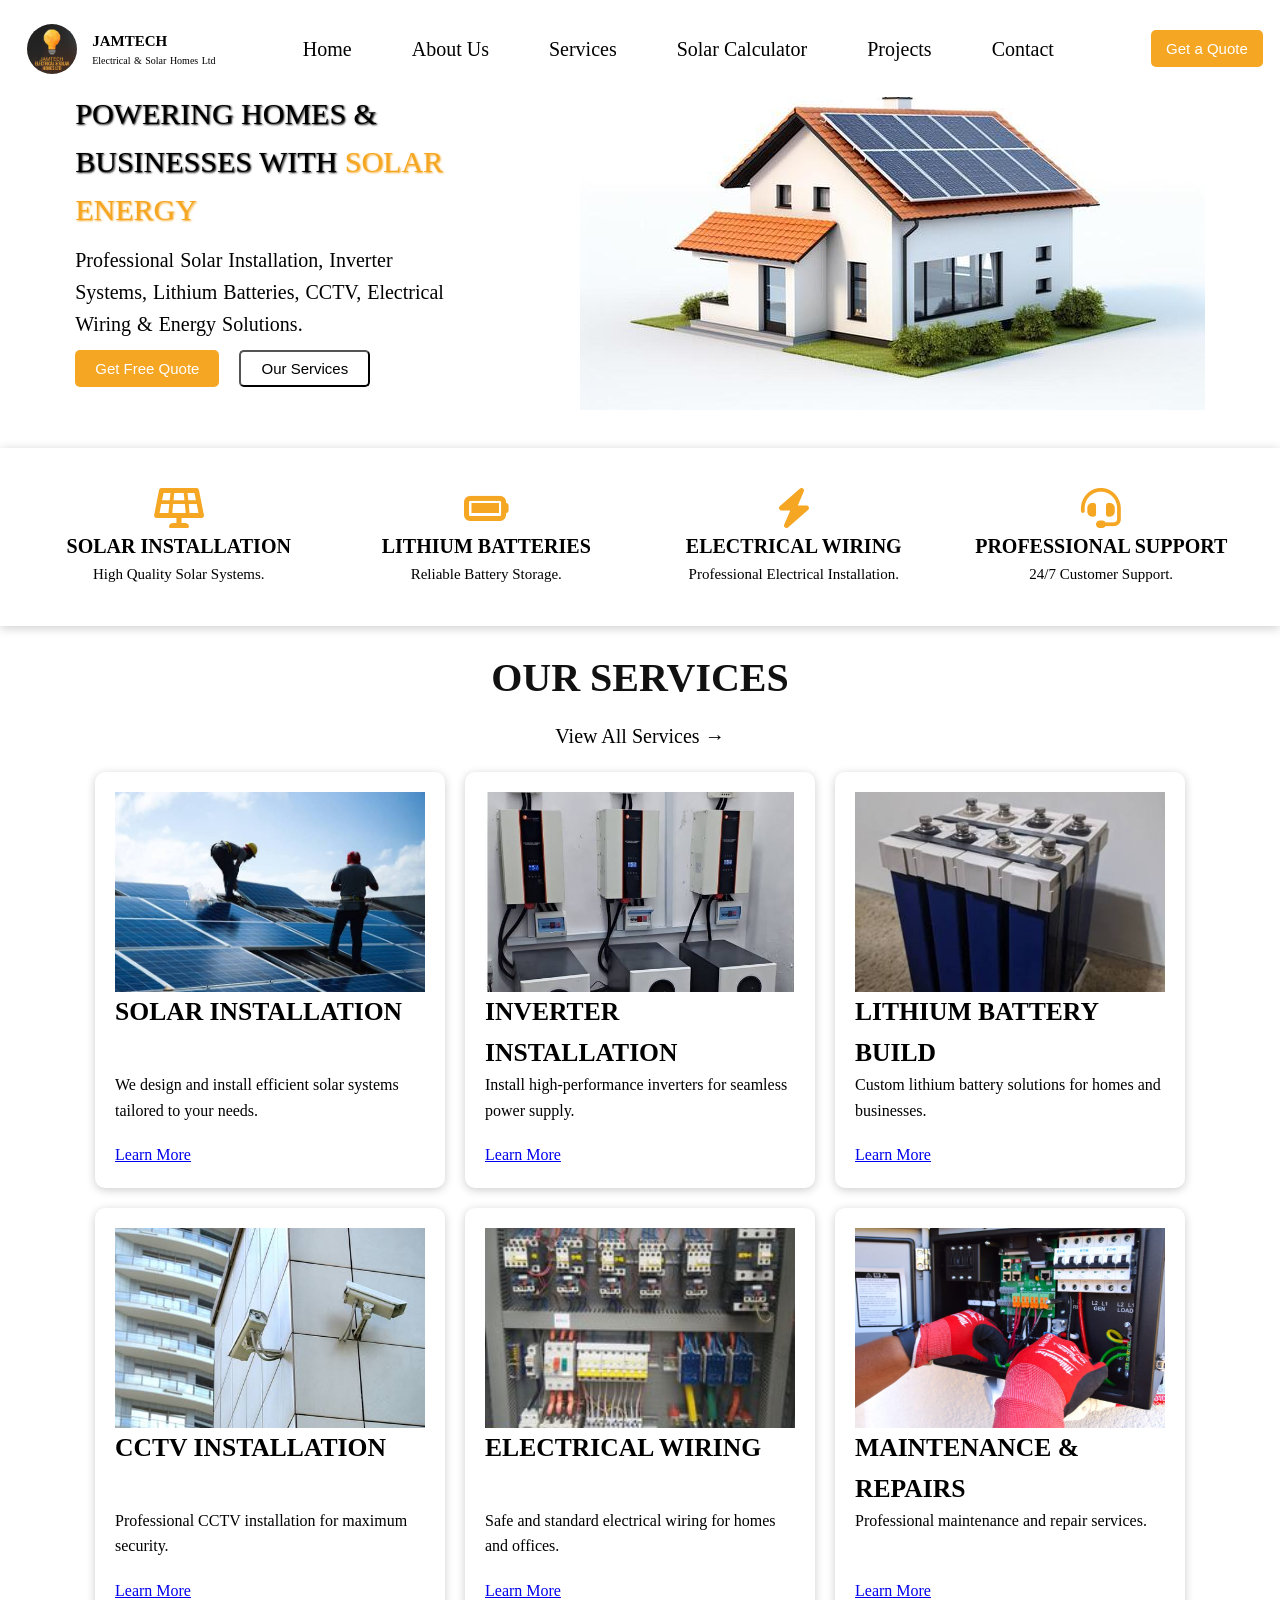
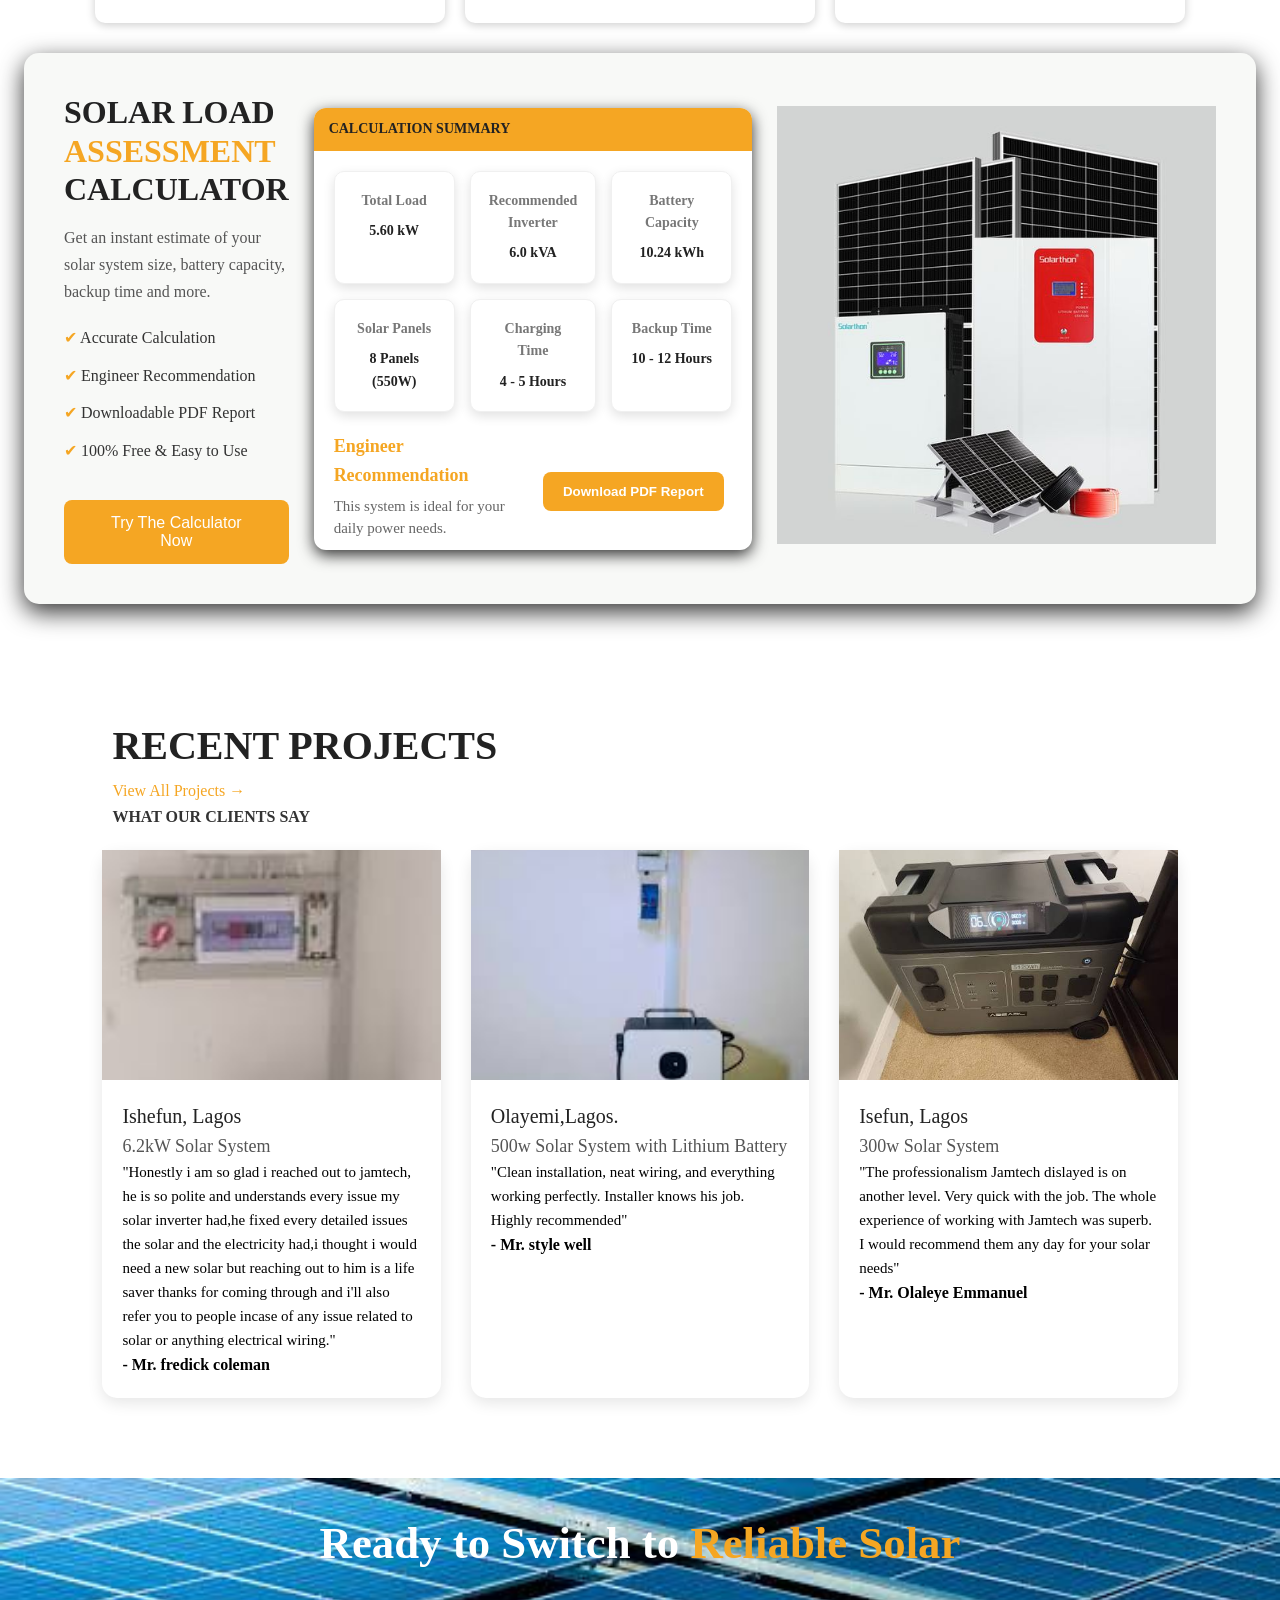
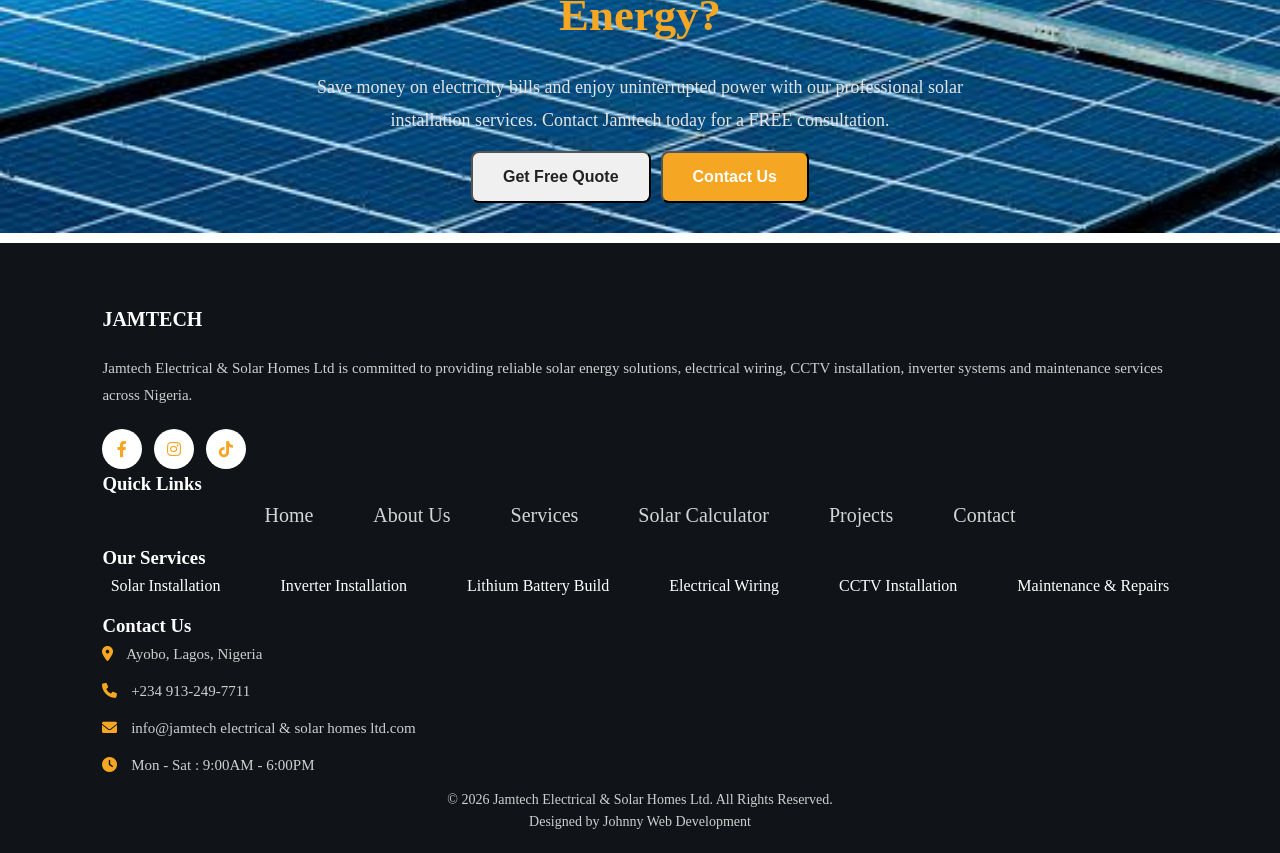
<file: index.html>
<!DOCTYPE html>
<html lang="en">
<head>
    <meta charset="UTF-8">
    <meta name="viewport" content="width=device-width, initial-scale=1.0">
    <title>jamtech electrical & solar homes ltd</title>
    <link rel="stylesheet" href="style.css">
    <link rel="stylesheet" href="https://cdnjs.cloudflare.com/ajax/libs/font-awesome/6.0.0/css/all.min.css">
</head>
<body>
  <header>

    <!-- Logo -->
    <div id="logo">
        <img src="logo.png" width="50px" >

        <div id="company-name">
            <h2>JAMTECH</h2>
            <p>Electrical & Solar Homes Ltd</p>
        </div>
    </div>

    <nav>

        <ul>

            <li><a href="index.html">Home</a></li>

            <li><a href="about.html">About Us</a></li>

            <li><a href="services.html">Services</a></li>

            <li><a href="solar-calculator.html">Solar Calculator</a></li>

            <li><a href="projects.html">Projects</a></li>

            <li><a href="contact.html">Contact</a></li>

        </ul>
    </nav>
    <div id="quote-btn">

        <button
        onclick="window.location.href='https://wa.me/2349132497711'; target='_blank'" >Get a Quote</button>

    </div>
    <div id="menu-bar">
       <i class="fa-solid fa-bars"></i> 
    </div>
</header>
<section id="hero">

    <div id="hero-text">

        <h1>
            POWERING HOMES &
            BUSINESSES WITH
            <span>SOLAR ENERGY</span>
        </h1>

        <p>
            Professional Solar Installation,
            Inverter Systems,
            Lithium Batteries,
            CCTV,
            Electrical Wiring &
            Energy Solutions.
        </p>

        <div id="hero-buttons">

            <button onclick="window.location.href='https://wa.me/2349132497711'; target='_blank'" id="free-quote">
                Get Free Quote
            </button>

            <button onclick="window.location.href='services.html'" id="our-services">
                Our Services
            </button>

        </div>

    </div>

    <div id="hero-image">

        <img src="company.jpg" >

    </div>
</section>
<section id="features">

    <div class="feature">
        <i class="fa-solid fa-solar-panel"></i>
        <h3>Solar Installation</h3>
        <p>High quality solar systems.</p>
    </div>

    <div class="feature">
        <i class="fa-solid fa-battery-full"></i>
        <h3>Lithium Batteries</h3>
        <p>Reliable battery storage.</p>
    </div>

    <div class="feature">
        <i class="fa-solid fa-bolt"></i>
        <h3>Electrical Wiring</h3>
        <p>Professional electrical installation.</p>
    </div>

    <div class="feature">
        <i class="fa-solid fa-headset"></i>
        <h3>Professional Support</h3>
        <p>24/7 customer support.</p>
    </div>
</section>
<section class="services">

    <div class="service-heading">

        <h2>OUR SERVICES</h2>

        <a href="services.html">View All Services →</a>

    </div>

    <div class="service-containers">
        <div class="solar-card">

            <img src="solar installation.jpg" >

            <div class="solar-content">

                <h3>Solar Installation</h3>

                <p>
                    We design and install efficient solar
                    systems tailored to your needs.
                </p>

                <a href="projects.html">Learn More </a>

            </div>

        </div>
        <div class="inverter-card">

            <img src="inverter installation.jpg" >

            <div class="inverter-content">

                <h3>Inverter Installation</h3>

                <p>
                    Install high-performance inverters
                    for seamless power supply.
                </p>

                <a href="projects.html">Learn More </a>

            </div>

        </div>
        <div class="battery-card">

            <img src="lithuim battery.jpg" >

            <div class="battery-content">

                <h3>Lithium Battery Build</h3>

                <p>
                    Custom lithium battery solutions
                    for homes and businesses.
                </p>

                <a href="services.html">Learn More </a>

            </div>

        </div>
        <div class="cctv-card">

            <img src="cctv installation.jpg">

            <div class="cctv-content">

                <h3>CCTV Installation</h3>

                <p>
                    Professional CCTV installation
                    for maximum security.
                </p>

                <a href="projects.html">Learn More </a>

            </div>

        </div>
        <div class="electrical-card">

            <img src="electrical wiring installation.jpg" >

            <div class="electrical-content">

                <h3>Electrical Wiring</h3>

                <p>
                    Safe and standard electrical
                    wiring for homes and offices.
                </p>

                <a href="projects.html">Learn More </a>

            </div>

        </div>
        <div class="maintenance-card">

            <img src="maintenance.jpg" >

            <div class="maintenance-content">

                <h3>Maintenance & Repairs</h3>

                <p>
                    Professional maintenance
                    and repair services.
                </p>

                <a href="projects.html">Learn More </a>

            </div>

        </div>

    </div>
<section class="calculator">

    <div class="calculator-left">

        <h2>
            SOLAR LOAD <span>ASSESSMENT</span>
            CALCULATOR
        </h2>
        <p>
            Get an instant estimate of your solar system size,
            battery capacity, backup time and more.
        </p>

        <ul >

            <li><span>✔</span> Accurate Calculation</li>

            <li><span>✔</span> Engineer Recommendation</li>

            <li><span>✔</span> Downloadable PDF Report</li>

            <li><span>✔</span> 100% Free & Easy to Use</li>

        </ul>

        <button onclick="window.location.href='solar-calculator.html'" id="try-btn">
            Try The Calculator Now
        </button>
    </div>


    <div class="calculator-right">

        <h3>CALCULATION SUMMARY</h3>

        <div id="summary-container">

            <div class="summary-box">
                <h4>Total Load</h4>
                <p id="load">5.60 kW</p>
            </div>

            <div class="summary-box">
                <h4>Recommended Inverter</h4>
                <p id="inverter">6.0 kVA</p>
            </div>

            <div class="summary-box">
                <h4>Battery Capacity</h4>
                <p id="battery">10.24 kWh</p>
            </div>

            <div class="summary-box">
                <h4>Solar Panels</h4>
                <p id="panel">8 Panels (550W)</p>
            </div>

            <div class="summary-box">
                <h4>Charging Time</h4>
                <p id="charging">4 - 5 Hours</p>
            </div>

            <div class="summary-box">
                <h4>Backup Time</h4>
                <p id="backup">10 - 12 Hours</p>
            </div>

        </div>

        <div class="recommendation-box">
            <div class="recommendation">

             <h4>Engineer Recommendation</h4>

             <p>
                This system is ideal for your daily
                power needs.
             </p>

            </div>

         <div id="report-box">
            <button id="report-btn">
            Download PDF Report
         </button>
         </div>
        </div>

    </div>


    <div id="calculator-image">

        <img src="solar calculator image.jpg"
           >

    </div>

</section>
</section>
<section id="projets">

    <div id="project-heading">

        <h2>RECENT PROJECTS</h2>

        <a href="projects.html">View All Projects → <br><b>WHAT OUR CLIENTS SAY</b></a>

    </div>

    <div id="project-container">

        <div class="project-card">

            <img src="6.2kva hybrid.jpg" >

            <div class="project-content">

                <span class="location">
                    ishefun, Lagos
                </span>

                <h3>6.2kW Solar System</h3>

                <p>
                    "Honestly i am so glad i reached out to jamtech, he is 
                    so polite and understands every issue my solar inverter had,he fixed every 
                    detailed issues the solar and the electricity had,i thought i would need a new solar 
                    but reaching out to him is a life saver thanks for coming through<i></i> and i'll also
                    refer you to people incase of any issue related to solar or anything electrical wiring."
                </p>

                <h4>- Mr. fredick coleman</h4>

            </div>

        </div>

        <div class="project-card">

            <img src="500w solar generator.jpg" >

            <div class="project-content">

                <span class="location">
                   olayemi,lagos.
                </span>

                <h3>500w Solar System with Lithium Battery</h3>

                <p>
                    "Clean installation, neat wiring, and everything working perfectly. Installer 
                    knows his job. Highly recommended"
                </p>

                <h4>- Mr. style well</h4>

            </div>

        </div>

        <div class="project-card">

            <img src="300watts inverter.jpg" >

            <div class="project-content">

                <span class="location">
                    isefun, lagos
                </span>

                <h3>300w Solar System</h3>

                <p>
                    "The professionalism Jamtech dislayed is on another level. Very quick with the job.
                    The whole experience of working with Jamtech was superb. I would recommend them any day for 
                    your solar needs"
                </p>

                <h4>- Mr. Olaleye Emmanuel</h4>

            </div>

        </div>

    </div>

</section>


</section>
<section id="cta">

    <div id="cta-content">

        <h2>
            Ready to Switch to
            <span>Reliable Solar Energy?</span>
        </h2>

        <p>
            Save money on electricity bills and enjoy uninterrupted
            power with our professional solar installation services.
            Contact Jamtech today for a FREE consultation.
        </p>

        <div id="cta-buttons">

            <button id="quote" onclick="window.location.href='quote.html'" >
                Get Free Quote
            </button>

            <button id="contact" onclick="window.location.href='contact.html'" >
                Contact Us
            </button>

        </div>

    </div>
</section>
<footer id="footer">

    <div id="footer-container">

        <!-- Company Information -->
        <div class="footer-box">

            <h2>JAMTECH</h2>

            <p>
                Jamtech Electrical & Solar Homes Ltd is committed to
                providing reliable solar energy solutions, electrical
                wiring, CCTV installation, inverter systems and
                maintenance services across Nigeria.
            </p>

            <div id="social-icons">

               <a href="https://www.facebook.com/james.oluyisola.9"><i class="fa-brands fa-facebook-f"></i></a>

                <a href="https://www.instagram.com/jamtech_ng"><i class="fa-brands fa-instagram"></i></a>

                <a href="https://www.tiktok.com/@jamtech_ng"><i class="fa-brands fa-tiktok"></i></a>

            </div>

        </div>

        <!-- Quick Links -->
        <div class="footer-box">

            <h3>Quick Links</h3>

            <ul>

                <li><a href="index.html">Home</a></li>

            <li><a href="about.html">About Us</a></li>

            <li><a href="services.html">Services</a></li>

            <li><a href="solar-calculator.html">Solar Calculator</a></li>

            <li><a href="projects.html">Projects</a></li>

            <li><a href="contact.html">Contact</a></li>

            </ul>

        </div>

        <!-- Services -->
        <div class="footer-box">

            <h3>Our Services</h3>

            <ul>

                <li>Solar Installation</li>

                <li>Inverter Installation</li>

                <li>Lithium Battery Build</li>

                <li>Electrical Wiring</li>

                <li>CCTV Installation</li>

                <li>Maintenance & Repairs</li>

            </ul>

        </div>

        <!-- Contact -->
        <div class="footer-box" id="call">

            <h3>Contact Us</h3>

            <p>
                <i class="fa-solid fa-location-dot"></i>
                Ayobo, Lagos, Nigeria
            </p>

            <p>
                <i class="fa-solid fa-phone"></i>
                +234 913-249-7711
            </p>

            <p>
                <i class="fa-solid fa-envelope"></i>
                info@jamtech electrical & solar homes ltd.com
            </p>

            <p>
                <i class="fa-solid fa-clock"></i>
                Mon - Sat : 9:00AM - 6:00PM
            </p>

        </div>

    </div>



    <div id="footer-bottom">

        <p>
            © 2026 Jamtech Electrical & Solar Homes Ltd.
            All Rights Reserved.
        </p>

        <p>
            Designed by Johnny Web Development
        </p>

    </div>

</footer>
</body>
<script src="script.js"></script>
</html>
</file>
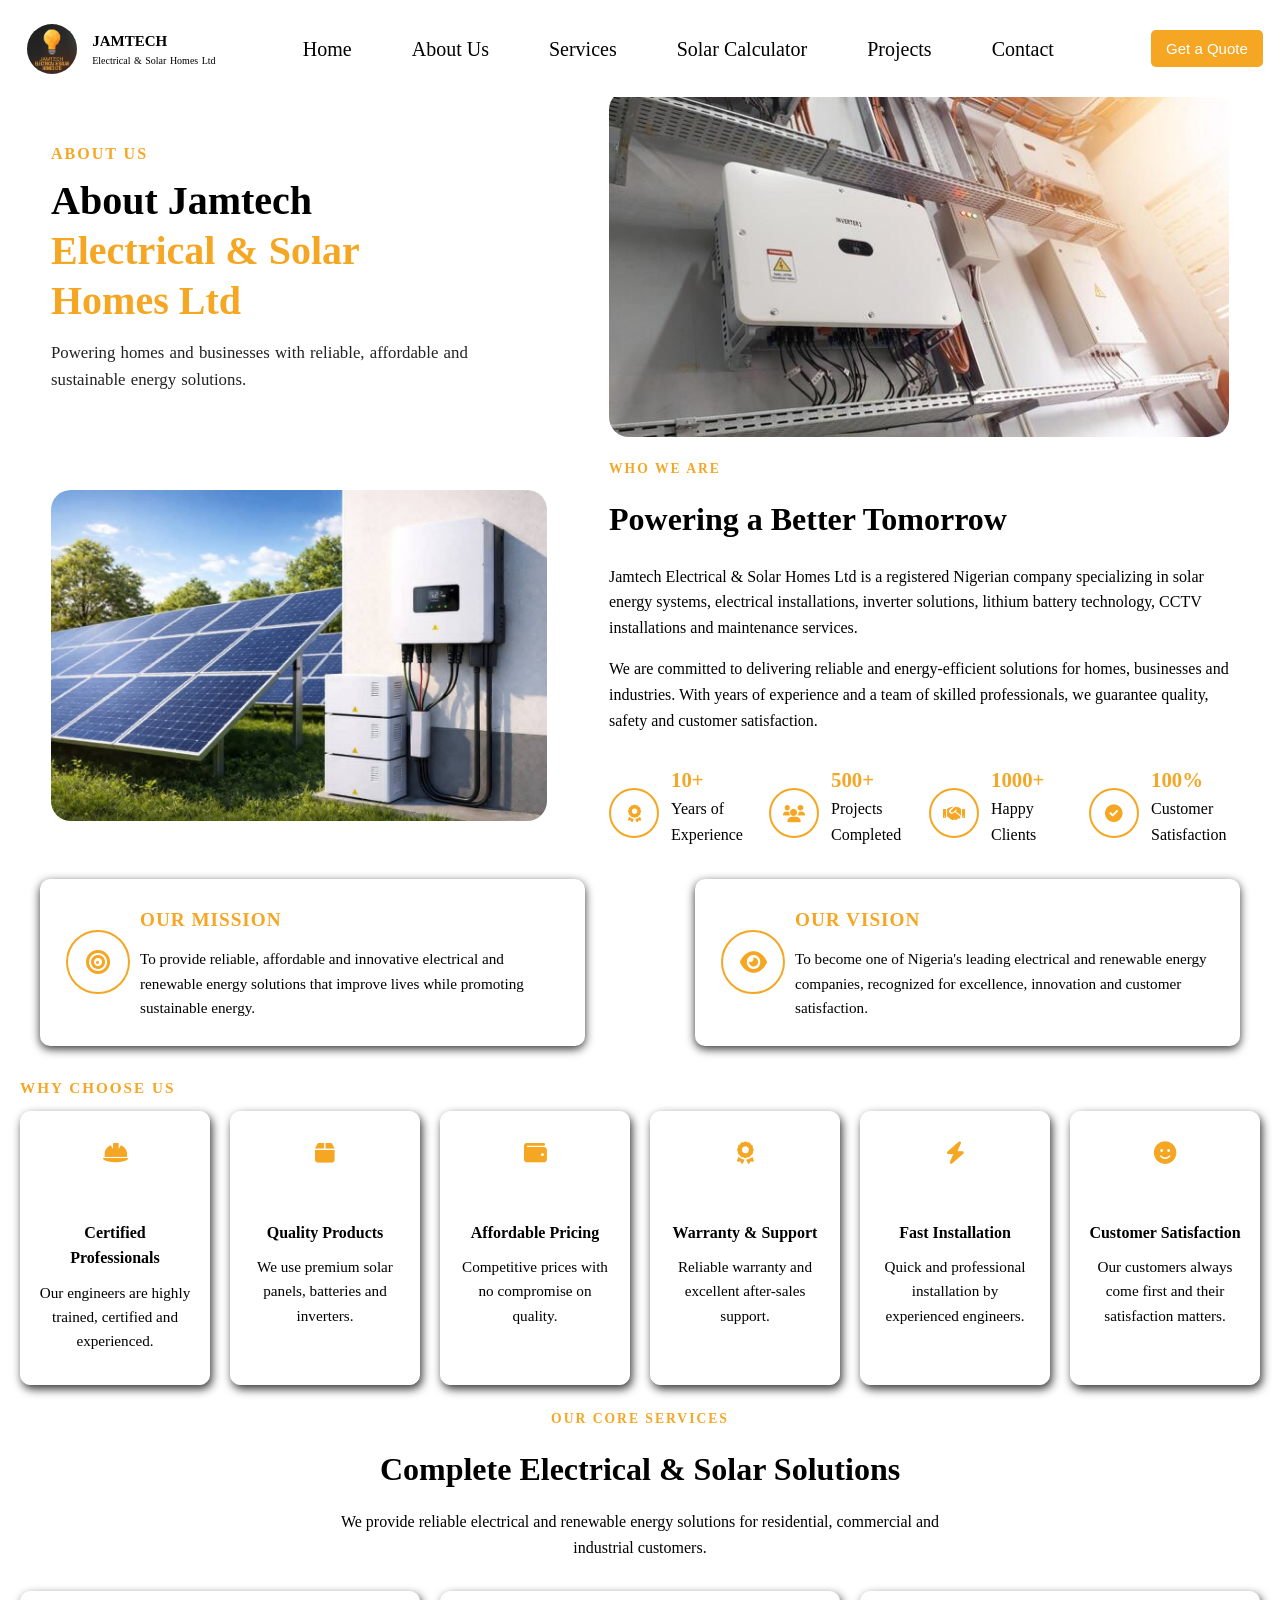
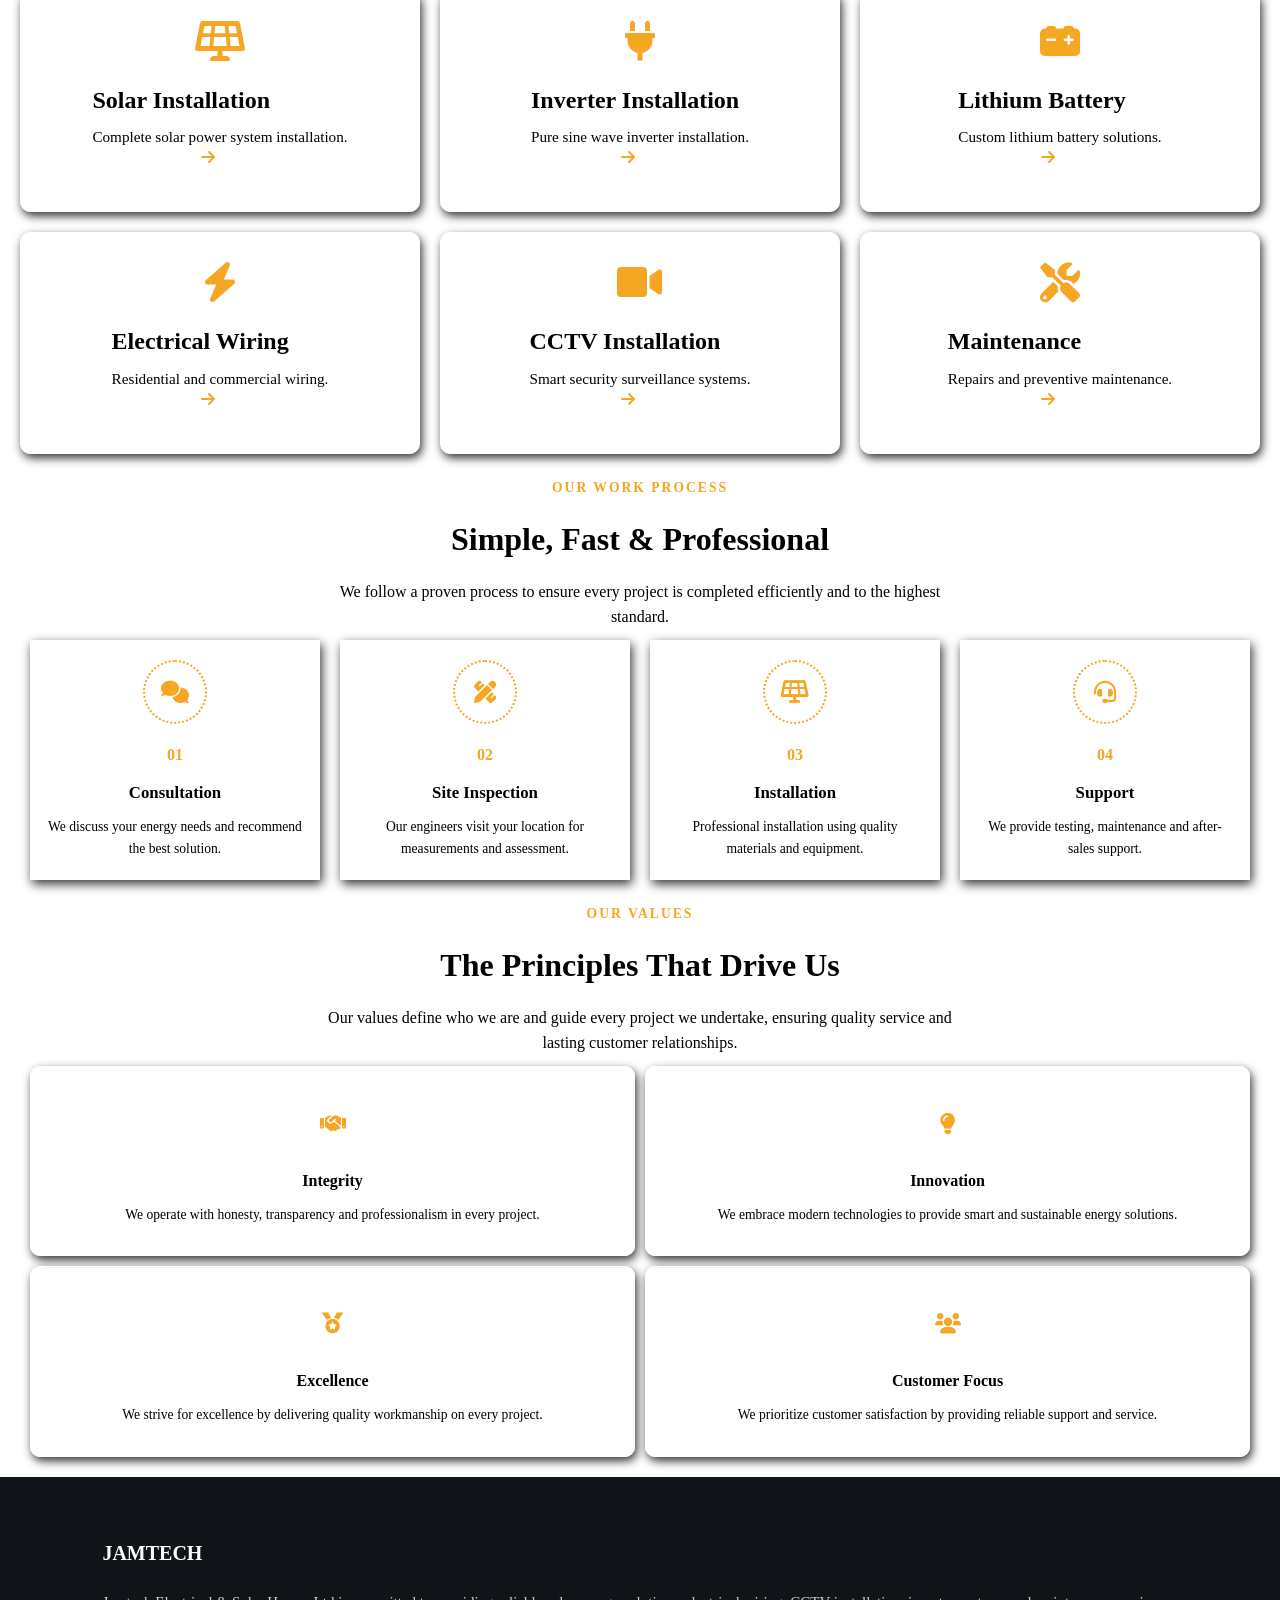
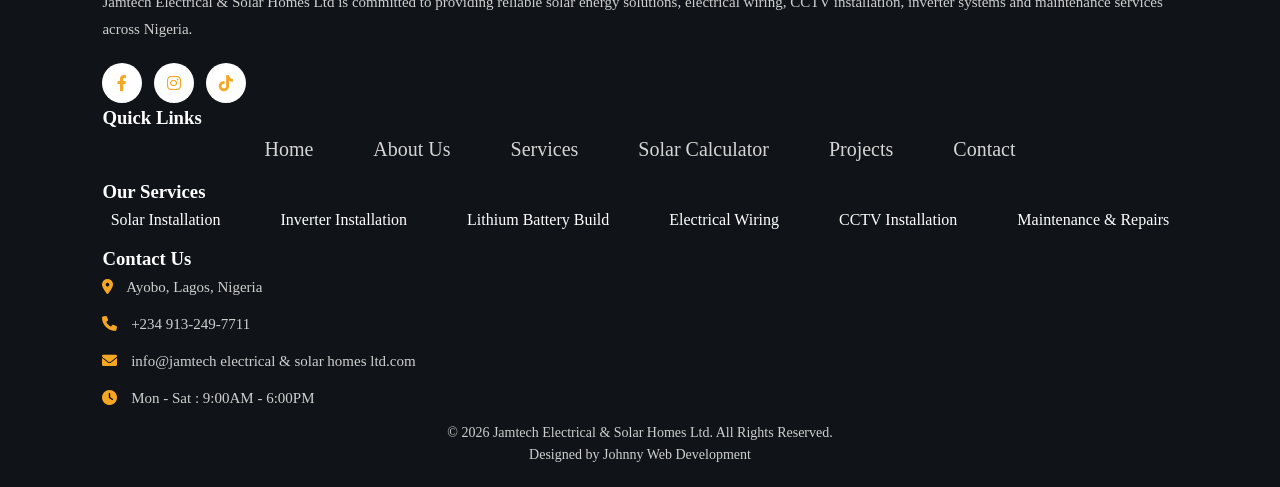
<file: about.html>
<!DOCTYPE html>
<html lang="en">
<head>
    <meta charset="UTF-8">
    <meta name="viewport" content="width=, initial-scale=1.0">
    <title>jamtech electrical & solar homes ltd</title>
     <link rel="stylesheet" href="style.css">
     <link rel="stylesheet" href="https://cdnjs.cloudflare.com/ajax/libs/font-awesome/6.0.0/css/all.min.css">
</head>
<body>
     <header>

    <!-- Logo -->
    <div id="logo">
         <img src="logo.png" width="50px" >
        <div id="company-name">
            <h2>JAMTECH</h2>
            <p>Electrical & Solar Homes Ltd</p>
        </div>
    </div>

    <nav>

        <ul>

            <li><a href="index.html">Home</a></li>

            <li><a href="about.html">About Us</a></li>

            <li><a href="services.html">Services</a></li>

            <li><a href="solar-calculator.html">Solar Calculator</a></li>

            <li><a href="projects.html">Projects</a></li>

            <li><a href="contact.html">Contact</a></li>

        </ul>
    </nav>
    <div id="quote-btn">
        <button
        onclick="window.location.href='https://wa.me/2349132497711'; target='_blank'" >Get a Quote
        </button>
     </div>
    <div id="menu-bar">
       <i class="fa-solid fa-bars"></i> 
    </div>
</header>
<section id="about-hero">

    <div id="about-content">

        <small>ABOUT US</small>

        <h1>
            About Jamtech <br>

            <span>Electrical & Solar</span><br>

            <span>Homes Ltd</span>

        </h1>
        <p>

            Powering homes and businesses with reliable,
            affordable and sustainable energy solutions.

        </p>
    </div>

    <div id="about-image">

        <img src="electrical image.jpg">

    </div>
</section>
<section id="who-we-are">

    <!-- Left Side -->

    <div id="who-image">

        <img src="solar installed.jpg" >

    </div>

    <!-- Right Side -->

    <div id="who-content">

        <span id="small-title">
            WHO WE ARE
        </span>
        <h2>
            Powering a Better Tomorrow
        </h2>
        <p>
            Jamtech Electrical & Solar Homes Ltd is a registered
            Nigerian company specializing in solar energy systems,
            electrical installations, inverter solutions, lithium
            battery technology, CCTV installations and maintenance
            services.
        </p>

        <p>
            We are committed to delivering reliable and
            energy-efficient solutions for homes,
            businesses and industries. With years
            of experience and a team of skilled
            professionals, we guarantee quality,
            safety and customer satisfaction.

        </p>

        <div id="statistics">

            <!-- Card 1 -->

            <div class="stat-box">

                <div class="icon">

                   <i class="fa-solid fa-award"></i>

                </div>

                <div>

                    <h3>10+</h3>

                    <p>Years of Experience</p>

                </div>

            </div>

            <!-- Card 2 -->

            <div class="stat-box">

                <div class="icon">

                    <i class="fa-solid fa-users"></i>

                </div>

                <div>

                    <h3>500+</h3>

                    <p>Projects Completed</p>

                </div>

            </div>

            <!-- Card 3 -->

            <div class="stat-box">

                <div class="icon">

                    <i class="fa-solid fa-handshake"></i>

                </div>

                <div>

                    <h3>1000+</h3>

                    <p>Happy Clients</p>

                </div>

            </div>

            <!-- Card 4 -->

            <div class="stat-box">

                <div class="icon">

                    <i class="fa-solid fa-circle-check"></i>

                </div>

                <div>

                    <h3>100%</h3>

                    <p>Customer Satisfaction</p>

                </div>

            </div>

        </div>

    </div>

</section>
<section id="mission-vision">

    <!-- Mission Card -->

    <div class="mv-card">

        <div class="mv-icon">

            <i class="fa-solid fa-bullseye"></i>

        </div>

        <div class="mv-content">

            <h2>OUR MISSION</h2>

            <p>
                To provide reliable, affordable and innovative
                electrical and renewable energy solutions that
                improve lives while promoting sustainable energy.
            </p>

        </div>

    </div>

    <!-- Vision Card -->

    <div class="mv-card">

        <div class="mv-icon">

            <i class="fa-solid fa-eye"></i>

        </div>

        <div class="mv-content">

            <h2>OUR VISION</h2>

            <p>
                To become one of Nigeria's leading electrical and
                renewable energy companies, recognized for
                excellence, innovation and customer satisfaction.
            </p>

        </div>

    </div>

</section>
<section id="why-choose-us">

    <h2 id="choose-title">WHY CHOOSE US</h2>

    <div id="choose-container">

        <!-- Card 1 -->
        <div class="choose-card">

            <i class="fa-solid fa-helmet-safety choose-icon"></i>

            <h3>Certified Professionals</h3>

            <p>
                Our engineers are highly trained,
                certified and experienced.
            </p>

        </div>

        <!-- Card 2 -->
        <div class="choose-card">

            <i class="fa-solid fa-box choose-icon"></i>

            <h3>Quality Products</h3>

            <p>
                We use premium solar panels,
                batteries and inverters.
            </p>

        </div>

        <!-- Card 3 -->
        <div class="choose-card">

            <i class="fa-solid fa-wallet choose-icon"></i>

            <h3>Affordable Pricing</h3>

            <p>
                Competitive prices with no
                compromise on quality.
            </p>

        </div>

        <!-- Card 4 -->
        <div class="choose-card">

            <i class="fa-solid fa-award choose-icon"></i>

            <h3>Warranty & Support</h3>

            <p>
                Reliable warranty and excellent
                after-sales support.
            </p>

        </div>

        <!-- Card 5 -->
        <div class="choose-card">

            <i class="fa-solid fa-bolt choose-icon"></i>

            <h3>Fast Installation</h3>

            <p>
                Quick and professional installation
                by experienced engineers.
            </p>

        </div>

        <!-- Card 6 -->
        <div class="choose-card">

            <i class="fa-solid fa-face-smile choose-icon"></i>

            <h3>Customer Satisfaction</h3>

            <p>
                Our customers always come first
                and their satisfaction matters.
            </p>

        </div>

    </div>

</section>
<section id="core-services">

    <div id="core-heading">

        <span>OUR CORE SERVICES</span>

        <h2>
            Complete Electrical & Solar Solutions
        </h2>

        <p>
            We provide reliable electrical and renewable energy
            solutions for residential, commercial and industrial
            customers.
        </p>

    </div>

    <div id="core-container">

        <!-- Service 1 -->

        <div class="core-service">

            <div class="core-left">

                <div class="core-icon">
                    <i class="fa-solid fa-solar-panel"></i>
                </div>

                <div>

                    <h3>Solar Installation</h3>

                    <p>
                        Complete solar power system installation.
                    </p>

                </div>

            </div>

            <a href="projects.html">
                <i class="fa-solid fa-arrow-right"></i>
            </a>

        </div>

        <!-- Service 2 -->

        <div class="core-service">

            <div class="core-left">

                <div class="core-icon">
                    <i class="fa-solid fa-plug"></i>
                </div>

                <div>

                    <h3>Inverter Installation</h3>

                    <p>
                        Pure sine wave inverter installation.
                    </p>

                </div>

            </div>

            <a href="projects.html">
                <i class="fa-solid fa-arrow-right"></i>
            </a>

        </div>

        <!-- Service 3 -->

        <div class="core-service">

            <div class="core-left">

                <div class="core-icon">
                    <i class="fa-solid fa-car-battery"></i>
                </div>

                <div>

                    <h3>Lithium Battery</h3>

                    <p>
                        Custom lithium battery solutions.
                    </p>

                </div>

            </div>

            <a href="projects.html">
                <i class="fa-solid fa-arrow-right"></i>
            </a>

        </div>

        <!-- Service 4 -->

        <div class="core-service">

            <div class="core-left">

                <div class="core-icon">
                    <i class="fa-solid fa-bolt"></i>
                </div>

                <div>

                    <h3>Electrical Wiring</h3>

                    <p>
                        Residential and commercial wiring.
                    </p>

                </div>

            </div>

            <a href="projects.html">
                <i class="fa-solid fa-arrow-right"></i>
            </a>

        </div>

        <!-- Service 5 -->

        <div class="core-service">

            <div class="core-left">

                <div class="core-icon">
                    <i class="fa-solid fa-video"></i>
                </div>

                <div>

                    <h3>CCTV Installation</h3>

                    <p>
                        Smart security surveillance systems.
                    </p>

                </div>

            </div>

            <a href="projects.html">
                <i class="fa-solid fa-arrow-right"></i>
            </a>

        </div>

        <!-- Service 6 -->

        <div class="core-service">

            <div class="core-left">

                <div class="core-icon">
                    <i class="fa-solid fa-screwdriver-wrench"></i>
                </div>

                <div>

                    <h3>Maintenance</h3>

                    <p>
                        Repairs and preventive maintenance.
                    </p>

                </div>

            </div>

            <a href="projects.html">
                <i class="fa-solid fa-arrow-right"></i>
            </a>

        </div>

    </div>

</section>
<section id="work-process">

    <div id="process-heading">

        <span>OUR WORK PROCESS</span>

        <h2>Simple, Fast & Professional</h2>

        <p>
            We follow a proven process to ensure every project is
            completed efficiently and to the highest standard.
        </p>

    </div>

    <div id="process-container">

        <!-- Step 1 -->
        <div class="process-card">

            
            <div class="process-icon">
                <i class="fa-solid fa-comments"></i>
            </div>
            <div class="step-number">01</div>

            <h3>Consultation</h3>

            <p>
                We discuss your energy needs and recommend
                the best solution.
            </p>

        </div>

        <!-- Step 2 -->
        <div class="process-card">

            <div class="process-icon">
                <i class="fa-solid fa-pen-ruler"></i>
            </div>
            <div class="step-number">02</div>


            <h3>Site Inspection</h3>

            <p>
                Our engineers visit your location for
                measurements and assessment.
            </p>

        </div>

        <!-- Step 3 -->
        <div class="process-card">

            <div class="process-icon">
                <i class="fa-solid fa-solar-panel"></i>
            </div>
           <div class="step-number">03</div>

            <h3>Installation</h3>

            <p>
                Professional installation using
                quality materials and equipment.
            </p>

        </div>

        <!-- Step 4 -->
        <div class="process-card">

            <div class="process-icon">
                <i class="fa-solid fa-headset"></i>
            </div>
            <div class="step-number">04</div>

            <h3>Support</h3>

            <p>
                We provide testing, maintenance and
                after-sales support.
            </p>

        </div>

    </div>

</section>
<section id="our-values">

    <div id="values-heading">

        <span>OUR VALUES</span>

        <h2>The Principles That Drive Us</h2>

        <p>
            Our values define who we are and guide every project we
            undertake, ensuring quality service and lasting customer
            relationships.
        </p>

    </div>

    <div id="values-container">

        <!-- Value 1 -->

        <div class="value-card">

            <div class="value-icon">
                <i class="fa-solid fa-handshake"></i>
            </div>

            <h3>Integrity</h3>

            <p>
                We operate with honesty, transparency and
                professionalism in every project.
            </p>

        </div>

        <!-- Value 2 -->

        <div class="value-card">

            <div class="value-icon">
                <i class="fa-solid fa-lightbulb"></i>
            </div>

            <h3>Innovation</h3>

            <p>
                We embrace modern technologies to provide
                smart and sustainable energy solutions.
            </p>

        </div>

        <!-- Value 3 -->

        <div class="value-card">

            <div class="value-icon">
                <i class="fa-solid fa-medal"></i>
            </div>

            <h3>Excellence</h3>

            <p>
                We strive for excellence by delivering
                quality workmanship on every project.
            </p>

        </div>

        <!-- Value 4 -->

        <div class="value-card">

            <div class="value-icon">
                <i class="fa-solid fa-users"></i>
            </div>

            <h3>Customer Focus</h3>

            <p>
                We prioritize customer satisfaction by
                providing reliable support and service.
            </p>

        </div>

    </div>

</section>
<footer id="footer">

    <div id="footer-container">

        <!-- Company Information -->
        <div class="footer-box">

            <h2>JAMTECH</h2>

            <p>
                Jamtech Electrical & Solar Homes Ltd is committed to
                providing reliable solar energy solutions, electrical
                wiring, CCTV installation, inverter systems and
                maintenance services across Nigeria.
            </p>

            <div id="social-icons">

               <a href="https://www.facebook.com/james.oluyisola.9"><i class="fa-brands fa-facebook-f"></i></a>

                <a href="https://www.instagram.com/jamtech_ng"><i class="fa-brands fa-instagram"></i></a>

                <a href="https://www.tiktok.com/@jamtech_ng"><i class="fa-brands fa-tiktok"></i></a>

            </div>

        </div>

        <!-- Quick Links -->
        <div class="footer-box">

            <h3>Quick Links</h3>

            <ul>

                <li><a href="index.html">Home</a></li>

            <li><a href="about.html">About Us</a></li>

            <li><a href="services.html">Services</a></li>

            <li><a href="solar-calculator.html">Solar Calculator</a></li>

            <li><a href="projects.html">Projects</a></li>

            <li><a href="contact.html">Contact</a></li>

            </ul>

        </div>

        <!-- Services -->
        <div class="footer-box">

            <h3>Our Services</h3>

            <ul>

                <li>Solar Installation</li>

                <li>Inverter Installation</li>

                <li>Lithium Battery Build</li>

                <li>Electrical Wiring</li>

                <li>CCTV Installation</li>

                <li>Maintenance & Repairs</li>

            </ul>

        </div>

        <!-- Contact -->
        <div class="footer-box" id="call">

            <h3>Contact Us</h3>

            <p>
                <i class="fa-solid fa-location-dot"></i>
                Ayobo, Lagos, Nigeria
            </p>

            <p>
                <i class="fa-solid fa-phone"></i>
                +234 913-249-7711
            </p>

            <p>
                <i class="fa-solid fa-envelope"></i>
                info@jamtech electrical & solar homes ltd.com
            </p>

            <p>
                <i class="fa-solid fa-clock"></i>
                Mon - Sat : 9:00AM - 6:00PM
            </p>

        </div>

    </div>



    <div id="footer-bottom">

        <p>
            © 2026 Jamtech Electrical & Solar Homes Ltd.
            All Rights Reserved.
        </p>

        <p>
            Designed by Johnny Web Development
        </p>

    </div>

</footer>

</body>
<script src="script.js"></script>
</html>
</file>
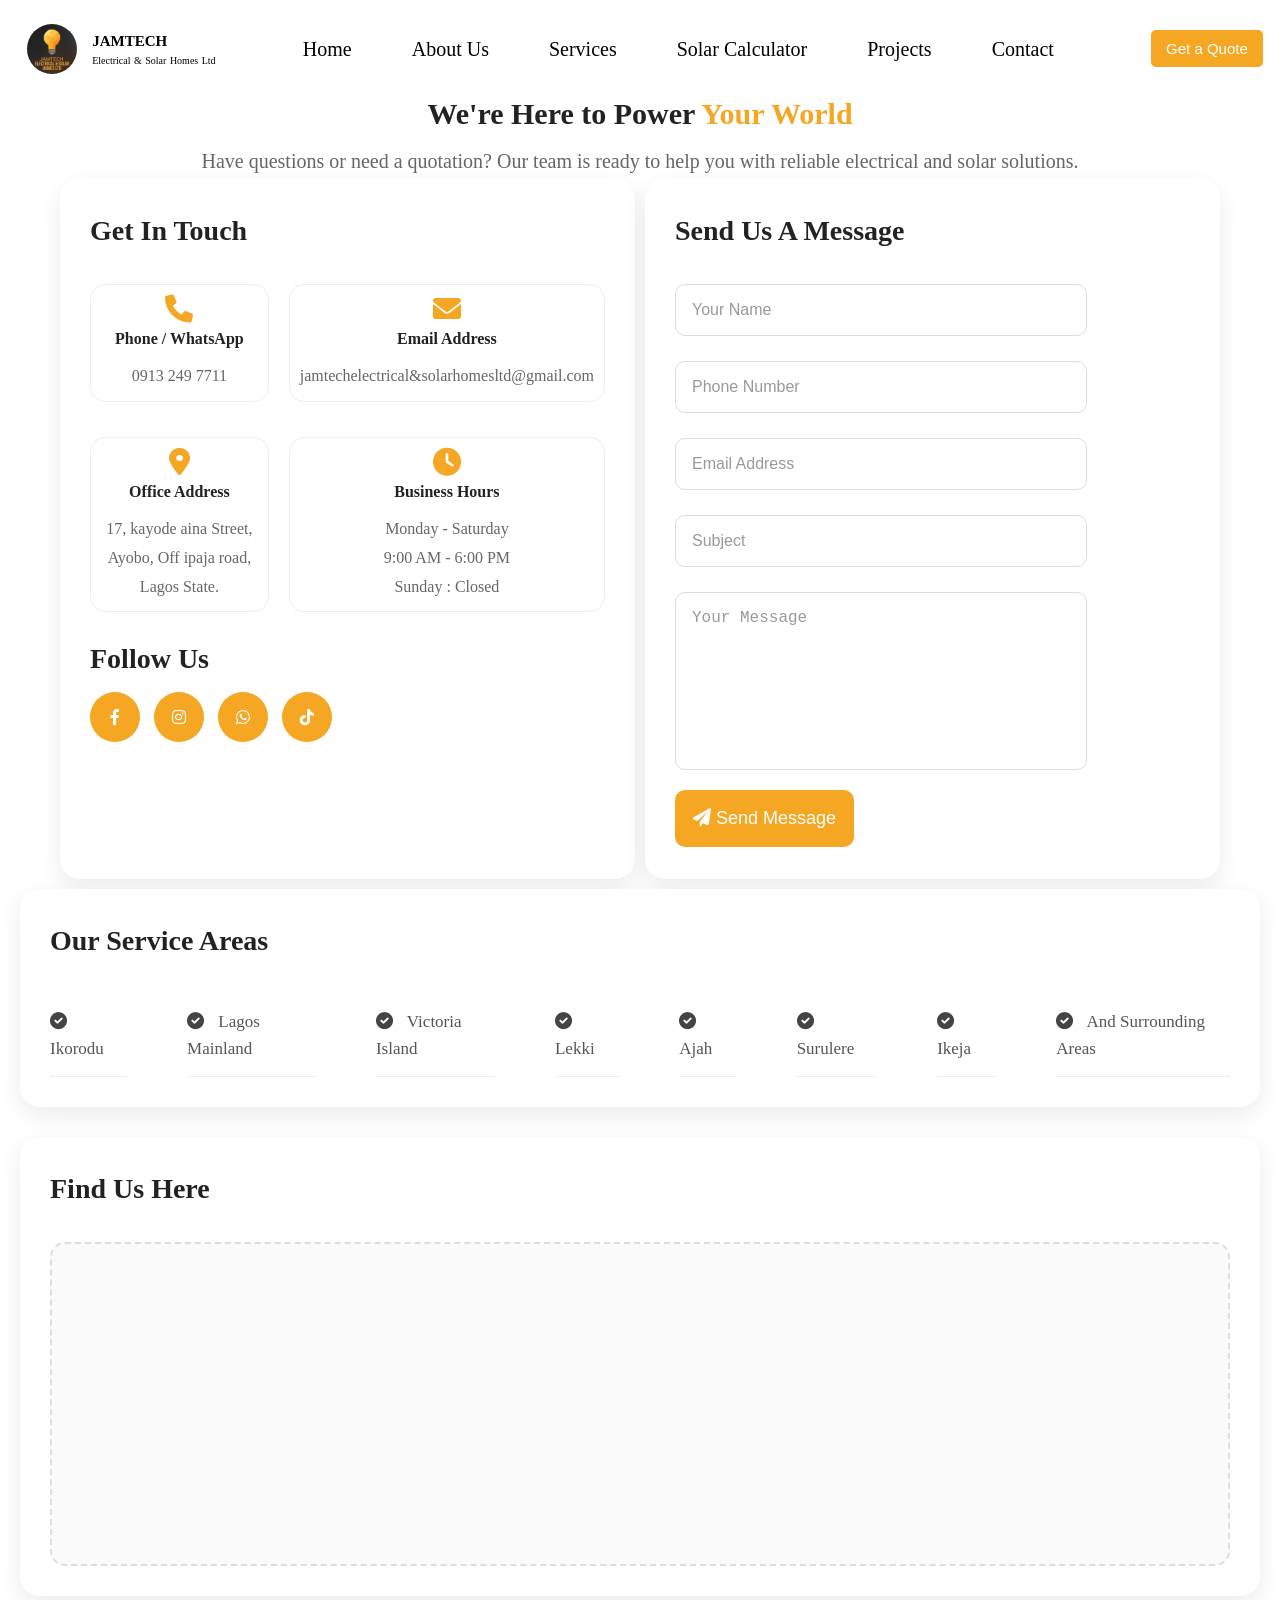
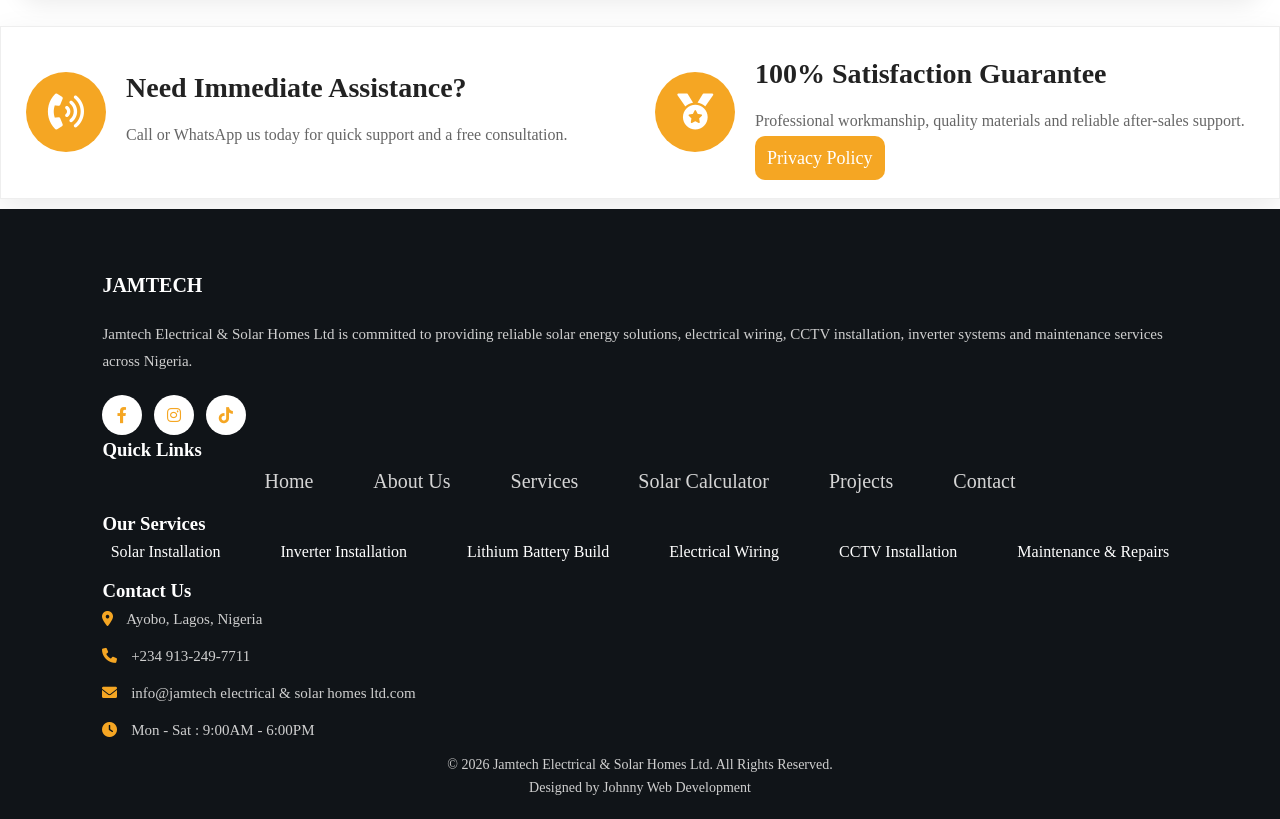
<file: contact.html>
<!DOCTYPE html>
<html lang="en">
<head>
    <meta charset="UTF-8">
    <meta name="viewport" content="width=device-width, initial-scale=1.0">
    <title>jamtech electrical & solar homes ltd</title>
    <link rel="stylesheet" href="style.css">
    <link rel="stylesheet" href="https://cdnjs.cloudflare.com/ajax/libs/font-awesome/6.0.0/css/all.min.css">
</head>
<body>
    <header>

    <!-- Logo -->
    <div id="logo">
         <img src="logo.png" width="50px" >

        <div id="company-name">
            <h2>JAMTECH</h2>
            <p>Electrical & Solar Homes Ltd</p>
        </div>
    </div>

    <nav>

        <ul>

            <li><a href="index.html">Home</a></li>

            <li><a href="about.html">About Us</a></li>

            <li><a href="services.html">Services</a></li>

            <li><a href="solar-calculator.html">Solar Calculator</a></li>

            <li><a href="projects.html">Projects</a></li>

            <li><a href="contact.html">Contact</a></li>

        </ul>
    </nav>
    <div id="quote-btn">
        <button 
       onclick="window.location.href='https://wa.me/2349132497711'; target='_blank'" >Get a Quote</button>
    </div>
    <div id="menu-bar">
        <i class="fa-solid fa-bars"></i>
    </div>
</header>
<section class="telephone">

    <!-- SECTION TITLE -->

    <div class="contact-title">

        <h2>
            We're Here to Power
            <span>Your World</span>
        </h2>

        <p>
            Have questions or need a quotation? Our team is ready to
            help you with reliable electrical and solar solutions.
        </p>

    </div>


    <!-- CONTACT GRID -->

    <div class="contact-container">

        <!-- LEFT SIDE -->

        <div class="contact-info">

            <h3>Get In Touch</h3>

            <!-- Phone -->

            <div class="box-phone">
                <div class="info-box">

                <div class="info-icon">

                    <i class="fa-solid fa-phone"></i>

                </div>

                <div>

                    <h4>Phone / WhatsApp</h4>

                    <p>0913 249 7711</p>

                </div>

            </div>


            <!-- Email -->

            <div class="info-box">

                <div class="info-icon">

                    <i class="fa-solid fa-envelope"></i>

                </div>

                <div>

                    <h4>Email Address</h4>
                    <p>jamtechelectrical&solarhomesltd@gmail.com</p>

                </div>

            </div>


            <!-- Address -->

            <div class="info-box">

                <div class="info-icon">

                    <i class="fa-solid fa-location-dot"></i>

                </div>

                <div>

                    <h4>Office Address</h4>

                    <p>
                        17, kayode aina Street,
                        Ayobo,
                        Off ipaja road,
                        Lagos State.
                    </p>

                </div>

            </div>


            <!-- Hours -->

            <div class="info-box">

                <div class="info-icon">

                    <i class="fa-solid fa-clock"></i>

                </div>

                <div>

                    <h4>Business Hours</h4>

                    <p>Monday - Saturday</p>

                    <p>9:00 AM - 6:00 PM</p>

                    <p>Sunday : Closed</p>

                </div>

            </div>

            </div>


            <!-- SOCIALS -->

            <div id="social-links">

                <h3>Follow Us</h3>

                <a href="https://www.facebook.com/james.oluyisola.9" target="_blank"><i class="fab fa-facebook-f"></i></a>

                <a href="https://www.instagram.com/jamtech_ng" target="_blank"><i class="fab fa-instagram"></i></a>

                <a href="https://wa.me/2349132497711" target="_blank"><i class="fab fa-whatsapp"></i></a>

                <a href="https://www.tiktok.com/@jamtech_ng" target="_blank"><i class="fab fa-tiktok"></i></a>

            </div>

        </div>



        <!-- CONTACT FORM -->

        <div class="contact-form">

            <h3>Send Us A Message</h3>

            <form action="https://formspree.io/f/xqeregdp" method="POST">

                <div class="double-input">

                    <input
                        type="text"
                        name="name"
                        placeholder="Your Name"
                    >

                    <input
                        type="tel"
                        name="phone"
                        placeholder="Phone Number"
                    >
                   <input
                    type="email"
                    name="email"
                    placeholder="Email Address"
                >

                <input
                    type="text"
                    name="subject"
                    placeholder="Subject"
                >

                <textarea
                    name="message"
                    rows="8"
                    placeholder="Your Message"
                ></textarea>

                </div>

                <button type="submit">

                    <i class="fa-solid fa-paper-plane"></i>

                    Send Message

                </button>

            </form>

        </div>

    </div>

</section>
        <!-- RIGHT SIDE -->

        <div class="contact-right">

            <!-- SERVICE AREAS -->

            <div class="service-area">

                <h3>Our Service Areas</h3>

                <ul>

                    <li>
                        <i class="fa-solid fa-circle-check"></i>
                        Ikorodu
                    </li>

                    <li>
                        <i class="fa-solid fa-circle-check"></i>
                        Lagos Mainland
                    </li>

                    <li>
                        <i class="fa-solid fa-circle-check"></i>
                        Victoria Island
                    </li>

                    <li>
                        <i class="fa-solid fa-circle-check"></i>
                        Lekki
                    </li>

                    <li>
                        <i class="fa-solid fa-circle-check"></i>
                        Ajah
                    </li>

                    <li>
                        <i class="fa-solid fa-circle-check"></i>
                        Surulere
                    </li>

                    <li>
                        <i class="fa-solid fa-circle-check"></i>
                        Ikeja
                    </li>

                    <li>
                        <i class="fa-solid fa-circle-check"></i>
                        And Surrounding Areas
                    </li>

                </ul>

            </div>



            <!-- MAP -->

            <div id="location-map">

                <h3>Find Us Here</h3>

                <div id="map-placeholder">
                    <iframe src="https://www.google.com/maps/embed?pb=!1m18!1m12!1m3!1d3963.3286217232508!2d3.2351318740464112!3d6.606024148817365!2m3!1f0!2f0!3f0!3m2!1i1024!2i768!4f13.1!3m3!1m2!1s0x103b9b10908ba7a1%3A0xb6ff8f4ad5599842!2sJAMTECH%20ELECTRICAL%20%26%20SOLAR%20HOMES%20LTD!5e0!3m2!1sen!2sng!4v1784191155116!5m2!1sen!2sng" width="100%" height="450" style="border:0;" allowfullscreen="" loading="lazy" referrerpolicy="strict-origin-when-cross-origin"></iframe>
                </div>

            </div>

        </div>

    </div>
    <!-- END CONTACT CONTAINER -->



    <!-- CALL TO ACTION -->

    <section id="contact-cta">

        <div class="cta-box">

            <div class="cta-icon">

                <i class="fa-solid fa-phone-volume"></i>

            </div>

            <div>

                <h3>Need Immediate Assistance?</h3>

                <p>
                    Call or WhatsApp us today for quick support
                    and a free consultation.
                </p>

            </div>

        </div>



        <div class="cta-box">

            <div class="cta-icon">

                <i class="fa-solid fa-medal"></i>

            </div>

            <div>

                <h3>100% Satisfaction Guarantee</h3>

                <p>
                    Professional workmanship,
                    quality materials and reliable
                    after-sales support.
                </p>
               <a href="privacy.html">
                    privacy policy
                </a>
            </div>
          
        

    </section>

</section>
<footer id="footer">

    <div id="footer-container">

        <!-- Company Information -->
        <div class="footer-box">

            <h2>JAMTECH</h2>

            <p>
                Jamtech Electrical & Solar Homes Ltd is committed to
                providing reliable solar energy solutions, electrical
                wiring, CCTV installation, inverter systems and
                maintenance services across Nigeria.
            </p>

            <div id="social-icons">

                <a href="https://www.facebook.com/james.oluyisola.9"><i class="fa-brands fa-facebook-f"></i></a>

                <a href="https://www.instagram.com/jamtech_ng"><i class="fa-brands fa-instagram"></i></a>

                <a href="https://www.tiktok.com/@jamtech_ng"><i class="fa-brands fa-tiktok"></i></a>

            </div>

        </div>

        <!-- Quick Links -->
        <div class="footer-box">

            <h3>Quick Links</h3>

            <ul>

                <li><a href="index.html">Home</a></li>

            <li><a href="about.html">About Us</a></li>

            <li><a href="services.html">Services</a></li>

            <li><a href="solar-calculator.html">Solar Calculator</a></li>

            <li><a href="projects.html">Projects</a></li>

            <li><a href="contact.html">Contact</a></li>

            </ul>

        </div>

        <!-- Services -->
        <div class="footer-box">

            <h3>Our Services</h3>

            <ul>

                <li>Solar Installation</li>

                <li>Inverter Installation</li>

                <li>Lithium Battery Build</li>

                <li>Electrical Wiring</li>

                <li>CCTV Installation</li>

                <li>Maintenance & Repairs</li>

            </ul>

        </div>

        <!-- Contact -->
        <div class="footer-box" id="call">

            <h3>Contact Us</h3>

            <p>
                <i class="fa-solid fa-location-dot"></i>
                Ayobo, Lagos, Nigeria
            </p>

            <p>
                <i class="fa-solid fa-phone"></i>
                +234 913-249-7711
            </p>

            <p>
                <i class="fa-solid fa-envelope"></i>
                info@jamtech electrical & solar homes ltd.com
            </p>

            <p>
                <i class="fa-solid fa-clock"></i>
                Mon - Sat : 9:00AM - 6:00PM
            </p>

        </div>

    </div>



    <div id="footer-bottom">

        <p>
            © 2026 Jamtech Electrical & Solar Homes Ltd.
            All Rights Reserved.
        </p>

        <p>
            Designed by Johnny Web Development
        </p>

    </div>

</footer>
</body>
<script src="script.js"></script>
</html>
</file>
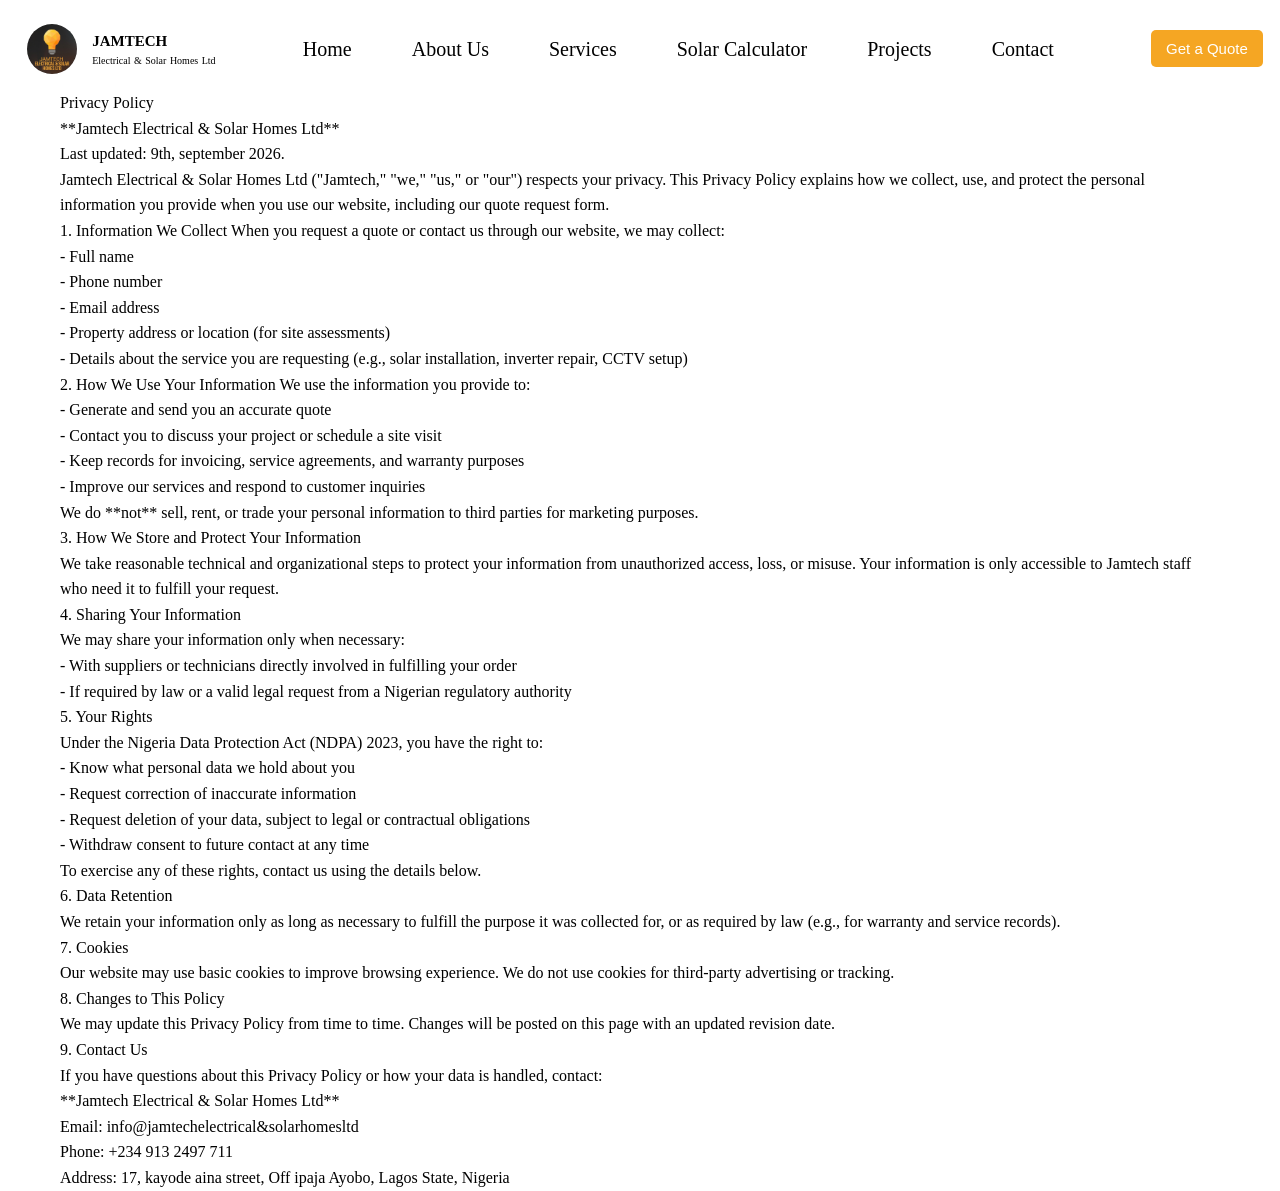
<file: privacy.html>
<!DOCTYPE html>
<html lang="en">
<head>
    <meta charset="UTF-8">
    <meta name="viewport" content="width=device-width, initial-scale=1.0">
    <title>jamtech electrical & solar homes ltd</title>
    <link rel="stylesheet" href="style.css">
    <link rel="stylesheet" href="https://cdnjs.cloudflare.com/ajax/libs/font-awesome/6.0.0/css/all.min.css">
</head>
<body>
    <header>

    <!-- Logo -->
    <div id="logo">
        <img src="logo.png" width="50px" >

        <div id="company-name">
            <h2>JAMTECH</h2>
            <p>Electrical & Solar Homes Ltd</p>
        </div>
    </div>

    <nav>

        <ul>

            <li><a href="index.html">Home</a></li>

            <li><a href="about.html">About Us</a></li>

            <li><a href="services.html">Services</a></li>

            <li><a href="solar-calculator.html">Solar Calculator</a></li>

            <li><a href="projects.html">Projects</a></li>

            <li><a href="contact.html">Contact</a></li>

        </ul>
    </nav>
    <div id="quote-btn">

        <button
        onclick="window.location.href='quote.html'">Get a Quote</button>

    </div>
    <div id="menu-bar">
       <i class="fa-solid fa-bars"></i> 
    </div>
</header>
<div id="privacy">
 Privacy Policy<br>

**Jamtech Electrical & Solar Homes Ltd**<br>
Last updated: 9th, september 2026.<br>

Jamtech Electrical & Solar Homes Ltd ("Jamtech," "we," "us," or "our") respects your privacy. This Privacy Policy explains how we collect, use, and protect the personal information you provide when you use our website, including our quote request form.
 <br>1. Information We Collect

When you request a quote or contact us through our website, we may collect:

<br>- Full name
<br>- Phone number
<br>- Email address
<br>- Property address or location (for site assessments)
<br>- Details about the service you are requesting (e.g., solar installation, inverter repair, CCTV setup)

<br>2. How We Use Your Information

We use the information you provide to:

<br>- Generate and send you an accurate quote
<br>- Contact you to discuss your project or schedule a site visit
<br>- Keep records for invoicing, service agreements, and warranty purposes
<br>- Improve our services and respond to customer inquiries

<br>We do **not** sell, rent, or trade your personal information to third parties for marketing purposes.

 <br>3. How We Store and Protect Your Information<br>

We take reasonable technical and organizational steps to protect your information from unauthorized access, loss, or misuse. Your information is only accessible to Jamtech staff who need it to fulfill your request.

<br> 4. Sharing Your Information

<br>We may share your information only when necessary:

<br>- With suppliers or technicians directly involved in fulfilling your order
<br>- If required by law or a valid legal request from a Nigerian regulatory authority

<br> 5. Your Rights

<br>Under the Nigeria Data Protection Act (NDPA) 2023, you have the right to:

<br>- Know what personal data we hold about you
<br>- Request correction of inaccurate information
<br>- Request deletion of your data, subject to legal or contractual obligations
<br>- Withdraw consent to future contact at any time

<br>To exercise any of these rights, contact us using the details below.

 <br>6. Data Retention

<br>We retain your information only as long as necessary to fulfill the purpose it was collected for, or as required by law (e.g., for warranty and service records).

<br> 7. Cookies

<br>Our website may use basic cookies to improve browsing experience. We do not use cookies for third-party advertising or tracking.

<br>8. Changes to This Policy

<br>We may update this Privacy Policy from time to time. Changes will be posted on this page with an updated revision date.

<br>9. Contact Us

<br>If you have questions about this Privacy Policy or how your data is handled, contact:

<br>**Jamtech Electrical & Solar Homes Ltd**
<br>Email: info@jamtechelectrical&solarhomesltd
<br>Phone: +234 913 2497 711
<br>Address: 17, kayode aina street, Off ipaja Ayobo, Lagos State, Nigeria

    </div>
</body>
<script src="script.js"></script>
</html>
</file>
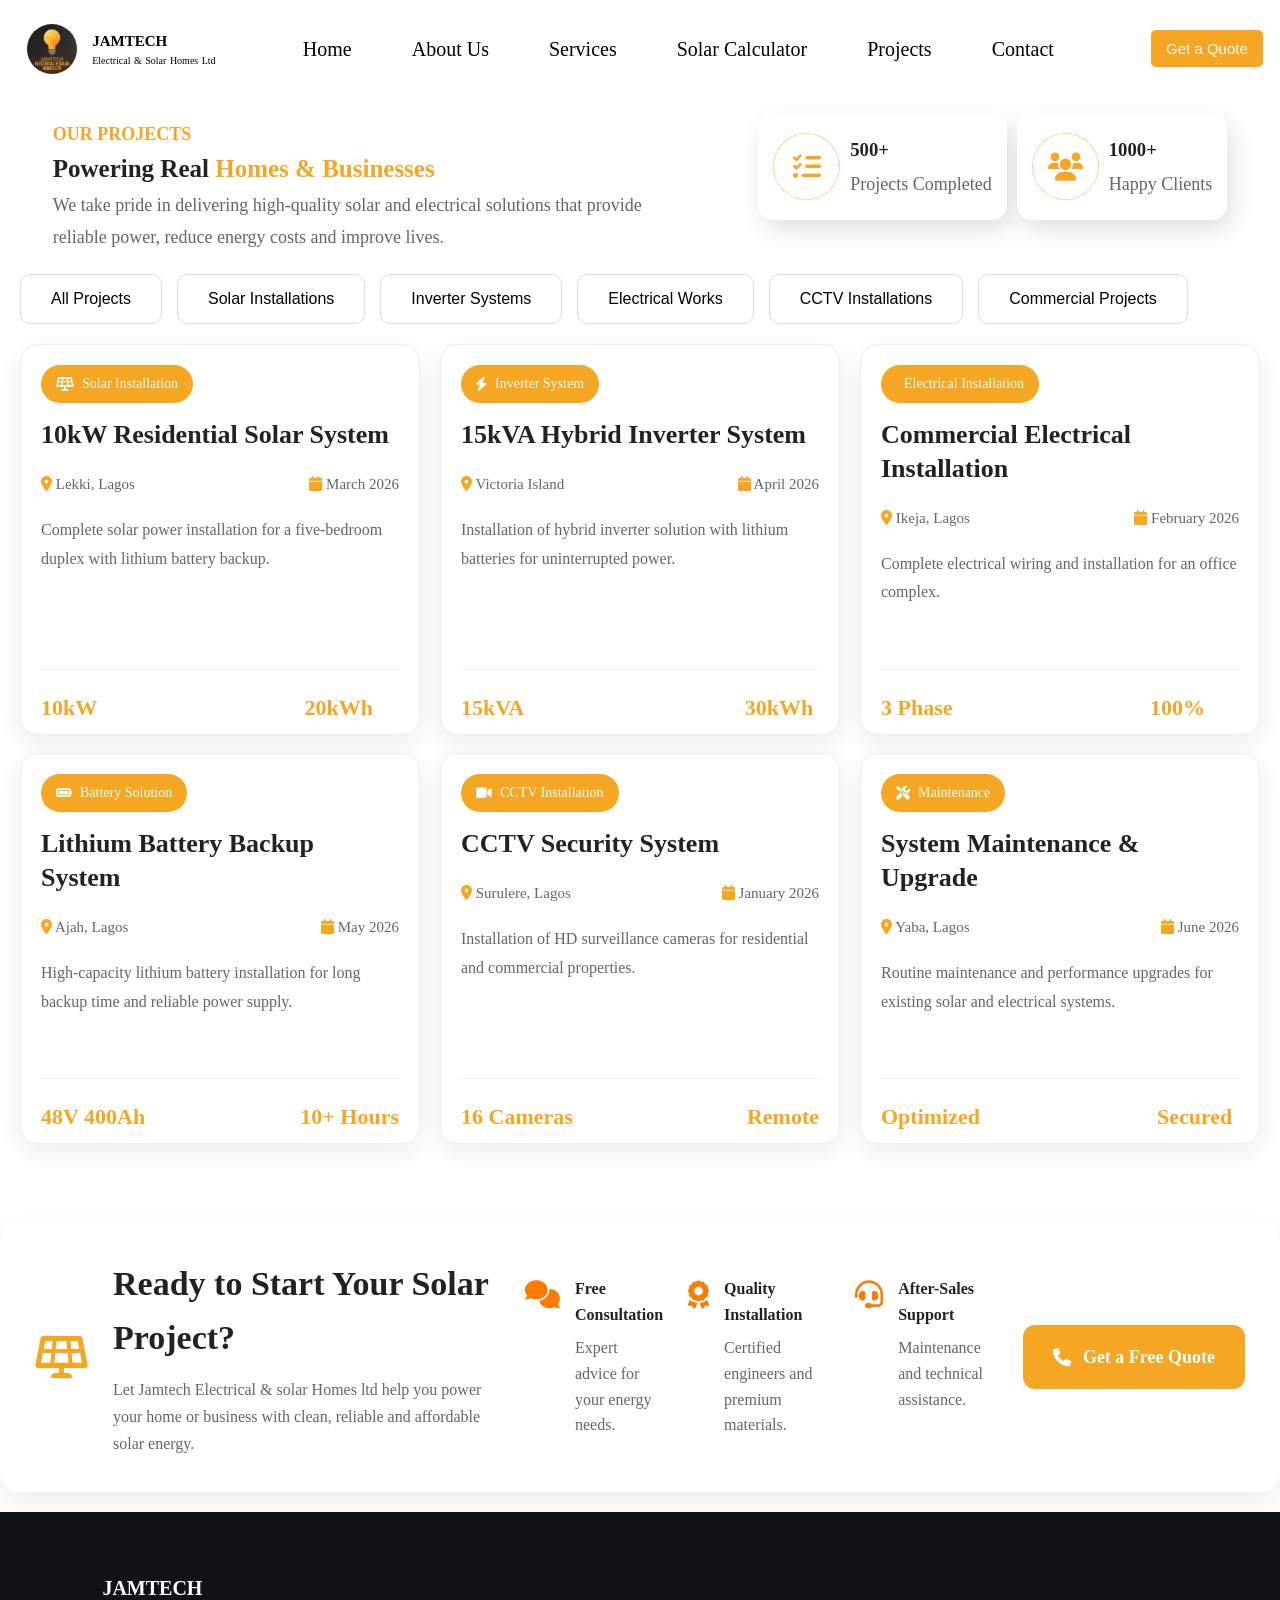
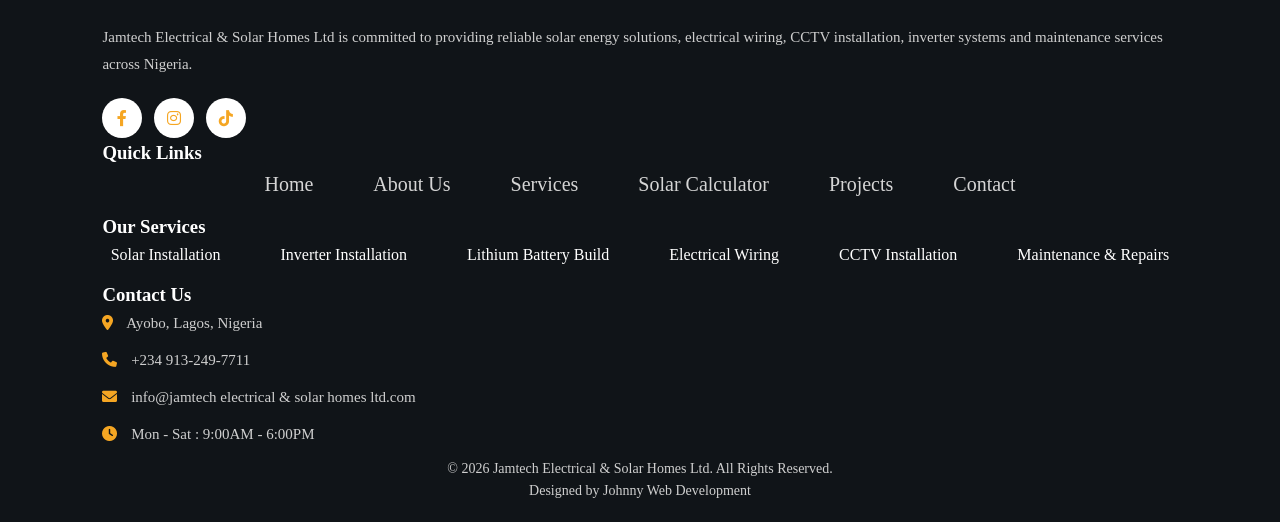
<file: projects.html>
<!DOCTYPE html>
<html lang="en">
<head>
    <meta charset="UTF-8">
    <meta name="viewport" content="width=device-width, initial-scale=1.0">
    <title>jamtech electrical & solar homes ltd</title>
    <link rel="stylesheet" href="style.css">
    <link rel="stylesheet" href="https://cdnjs.cloudflare.com/ajax/libs/font-awesome/6.0.0/css/all.min.css">
</head>
<body>
    <header>

    <!-- Logo -->
    <div id="logo">
         <img src="logo.png" width="50px" >
        <div id="company-name">
            <h2>JAMTECH</h2>
            <p>Electrical & Solar Homes Ltd</p>
        </div>
    </div>

    <nav>

        <ul>

            <li><a href="index.html">Home</a></li>

            <li><a href="about.html">About Us</a></li>

            <li><a href="services.html">Services</a></li>

            <li><a href="solar-calculator.html">Solar Calculator</a></li>

            <li><a href="projects.html">Projects</a></li>

            <li><a href="contact.html">Contact</a></li>

        </ul>
    </nav>
    <div id="quote-btn">
        <button
       onclick="window.location.href='https://wa.me/2349132497711'; target='_blank'" >Get a Quote</button>
    </div>
    <div id="menu-bar">
      <i class="fa-solid fa-bars"></i>  
    </div>
</header>
<section class="projects">

    <!-- SECTION HEADER -->

    <div class="projects-header">

        <div class="projects-title">

            <span class="section-tag">
                OUR PROJECTS
            </span>

            <h2>
                Powering Real
                <span>Homes & Businesses</span>
            </h2>

            <p>
                We take pride in delivering high-quality solar and
                electrical solutions that provide reliable power,
                reduce energy costs and improve lives.
            </p>

        </div>


        <div class="projects-stats">

            <div class="stat-card">

                <i class="fa-solid fa-tasks"></i>

               
                <div>

                    <h3>500+</h3>

                    <p>Projects Completed</p>

                </div>

            </div>

            <div class="stat-card">

                <i class="fa-solid fa-users"></i>

                <div>

                    <h3>1000+</h3>

                    <p>Happy Clients</p>

                </div>

            </div>

        </div>

    </div>



    <!-- FILTER BUTTONS -->

    <div class="project-filter">

        <button class="active">All Projects</button>

        <button>Solar Installations</button>

        <button>Inverter Systems</button>

        <button>Electrical Works</button>

        <button>CCTV Installations</button>

        <button>Commercial Projects</button>

    </div>



    <!-- PROJECT GRID 1-->

    <div class="project-grid">


        <!-- CARD 1 -->

        <div class="pro-card">

            <div class="pro-card-content">
                <span class="pro-category">

                <i class="fa-solid fa-solar-panel"></i>

                Solar Installation

            </span>

            <h3>

                10kW Residential Solar System

            </h3>

            <div class="proj-info">

                <span>

                    <i class="fa-solid fa-location-dot"></i>

                    Lekki, Lagos

                </span>

                <span>

                    <i class="fa-solid fa-calendar"></i>

                    March 2026

                </span>

            </div>

            <p>

                Complete solar power installation for a
                five-bedroom duplex with lithium battery backup.

            </p>

            <div class="prt-features">

                <div>

                    <strong>10kW</strong>

                    <small>System Size</small>

                </div>

                <div>

                    <strong>20kWh</strong>

                    <small>Battery Capacity</small>

                </div>

            </div>

            </div>
        </div>



        <!-- CARD 2 -->

        <div class="pro-card">

            <div class="pro-card-content">
                <span class="pro-category">

                <i class="fa-solid fa-bolt"></i>

                Inverter System

            </span>

            <h3>

                15kVA Hybrid Inverter System

            </h3>

            <div class="proj-info">

                <span>

                    <i class="fa-solid fa-location-dot"></i>

                    Victoria Island

                </span>

                <span>

                    <i class="fa-solid fa-calendar"></i>

                    April 2026

                </span>

            </div>

            <p>

                Installation of hybrid inverter solution with
                lithium batteries for uninterrupted power.

            </p>

            <div class="prt-features">

                <div>

                    <strong>15kVA</strong>

                    <small>Inverter</small>

                </div>

                <div>

                    <strong>30kWh</strong>

                    <small>Battery Bank</small>

                </div>

            </div>

            </div>
        </div>



        <!-- CARD 3 -->

        <div class="pro-card">

            <div class="pro-card-content">
                <span class="pro-category">

                <i class="fa-solid fa-plug-circle-bolt"></i>

                Electrical Installation

            </span>

            <h3>

                Commercial Electrical Installation

            </h3>

            <div class="proj-info">

                <span>

                    <i class="fa-solid fa-location-dot"></i>

                    Ikeja, Lagos

                </span>

                <span>

                    <i class="fa-solid fa-calendar"></i>

                    February 2026

                </span>

            </div>

            <p>

                Complete electrical wiring and installation
                for an office complex.

            </p>

            <div class="prt-features">

                <div>

                    <strong>3 Phase</strong>

                    <small>Power Supply</small>

                </div>

                <div>

                    <strong>100%</strong>

                    <small>Safety Standard</small>

                </div>

            </div>

        </div>

            </div>
    </div>
    
    <div class="project-grid">
    <div class="pro-card">
        <div class="pro-card-content">

    <span class="pro-category">

        <i class="fa-solid fa-battery-full"></i>

        Battery Solution

    </span>

    <h3>
        Lithium Battery Backup System
    </h3>

    <div class="proj-info">

        <span>
            <i class="fa-solid fa-location-dot"></i>
            Ajah, Lagos
        </span>

        <span>
            <i class="fa-solid fa-calendar"></i>
            May 2026
        </span>

    </div>

    <p>
        High-capacity lithium battery installation for long
        backup time and reliable power supply.
    </p>

    <div class="prt-features">

        <div>

            <strong>48V 400Ah</strong>

            <small>Battery Bank</small>

        </div>

        <div>

            <strong>10+ Hours</strong>

            <small>Backup Time</small>

        </div>

    </div>

    </div>
</div>



<!-- CARD 5 -->

<div class="pro-card">
    <div class="pro-card-content">

    <span class="pro-category">

        <i class="fa-solid fa-video"></i>

        CCTV Installation

    </span>

    <h3>
        CCTV Security System
    </h3>

    <div class="proj-info">

        <span>

            <i class="fa-solid fa-location-dot"></i>

            Surulere, Lagos

        </span>

        <span>

            <i class="fa-solid fa-calendar"></i>

            January 2026

        </span>

    </div>

    <p>

        Installation of HD surveillance cameras for residential
        and commercial properties.

    </p>

    <div class="prt-features">

        <div>

            <strong>16 Cameras</strong>

            <small>Installed</small>

        </div>

        <div>

            <strong>Remote</strong>

            <small>Monitoring</small>

        </div>

    </div>

</div>

</div>


<!-- CARD 6 -->
<div class="pro-card">
    <div class="pro-card-content">

    <span class="pro-category">

        <i class="fa-solid fa-screwdriver-wrench"></i>

        Maintenance

    </span>

    <h3>

        System Maintenance & Upgrade

    </h3>

    <div class="proj-info">

        <span>

            <i class="fa-solid fa-location-dot"></i>

            Yaba, Lagos

        </span>

        <span>

            <i class="fa-solid fa-calendar"></i>

            June 2026

        </span>

    </div>

    <p>

        Routine maintenance and performance upgrades for
        existing solar and electrical systems.

    </p>

    <div class="prt-features">

        <div>

            <strong>Optimized</strong>

            <small>Performance</small>

        </div>

        <div>

            <strong>Secured</strong>

            <small>System Health</small>

        </div>

    </div>

 </div>

</section>


<!-- ===========================
        CTA SECTION
============================ -->

<section class="projects-cta">

    <div class="cta-left">

        <i class="fa-solid fa-solar-panel"></i>

        <div>

            <h2>

                Ready to Start Your Solar Project?

            </h2>

            <p>

                Let Jamtech Electrical & solar Homes ltd help you power your
                home or business with clean, reliable and affordable
                solar energy.

            </p>

        </div>

    </div>



    <div class="cta-middle">

        <div class="cta-item">

            <i class="fa-solid fa-comments"></i>

            <div>

                <h4>Free Consultation</h4>

                <p>Expert advice for your energy needs.</p>

            </div>

        </div>

        <div class="cta-item">

            <i class="fa-solid fa-award"></i>

            <div>

                <h4>Quality Installation</h4>

                <p>Certified engineers and premium materials.</p>

            </div>

        </div>

        <div class="cta-item">

            <i class="fa-solid fa-headset"></i>

            <div>

                <h4>After-Sales Support</h4>

                <p>Maintenance and technical assistance.</p>

            </div>

        </div>

    </div>



    <div class="cta-right">

        <a href="contact.html">

            <i class="fa-solid fa-phone"></i>

            Get a Free Quote

        </a>

    </div>

</section>
<footer id="footer">

    <div id="footer-container">

        <!-- Company Information -->
        <div class="footer-box">

            <h2>JAMTECH</h2>

            <p>
                Jamtech Electrical & Solar Homes Ltd is committed to
                providing reliable solar energy solutions, electrical
                wiring, CCTV installation, inverter systems and
                maintenance services across Nigeria.
            </p>

            <div id="social-icons">

                <a href="https://www.facebook.com/james.oluyisola.9"><i class="fa-brands fa-facebook-f"></i></a>

                <a href="https://www.instagram.com/jamtech_ng"><i class="fa-brands fa-instagram"></i></a>

                <a href="https://www.tiktok.com/@jamtech_ng"><i class="fa-brands fa-tiktok"></i></a>

            </div>

        </div>

        <!-- Quick Links -->
        <div class="footer-box">

            <h3>Quick Links</h3>

            <ul>

                <li><a href="index.html">Home</a></li>

            <li><a href="about.html">About Us</a></li>

            <li><a href="services.html">Services</a></li>

            <li><a href="solar-calculator.html">Solar Calculator</a></li>

            <li><a href="projects.html">Projects</a></li>

            <li><a href="contact.html">Contact</a></li>

            </ul>

        </div>

        <!-- Services -->
        <div class="footer-box">

            <h3>Our Services</h3>

            <ul>

                <li>Solar Installation</li>

                <li>Inverter Installation</li>

                <li>Lithium Battery Build</li>

                <li>Electrical Wiring</li>

                <li>CCTV Installation</li>

                <li>Maintenance & Repairs</li>

            </ul>

        </div>

        <!-- Contact -->
        <div class="footer-box" id="call">

            <h3>Contact Us</h3>

            <p>
                <i class="fa-solid fa-location-dot"></i>
                Ayobo, Lagos, Nigeria
            </p>

            <p>
                <i class="fa-solid fa-phone"></i>
                +234 913-249-7711
            </p>

            <p>
                <i class="fa-solid fa-envelope"></i>
                info@jamtech electrical & solar homes ltd.com
            </p>

            <p>
                <i class="fa-solid fa-clock"></i>
                Mon - Sat : 9:00AM - 6:00PM
            </p>

        </div>

    </div>



    <div id="footer-bottom">

        <p>
            © 2026 Jamtech Electrical & Solar Homes Ltd.
            All Rights Reserved.
        </p>

        <p>
            Designed by Johnny Web Development
        </p>

    </div>

</footer>
</body>
<script src="script.js"></script>
</html>
</file>
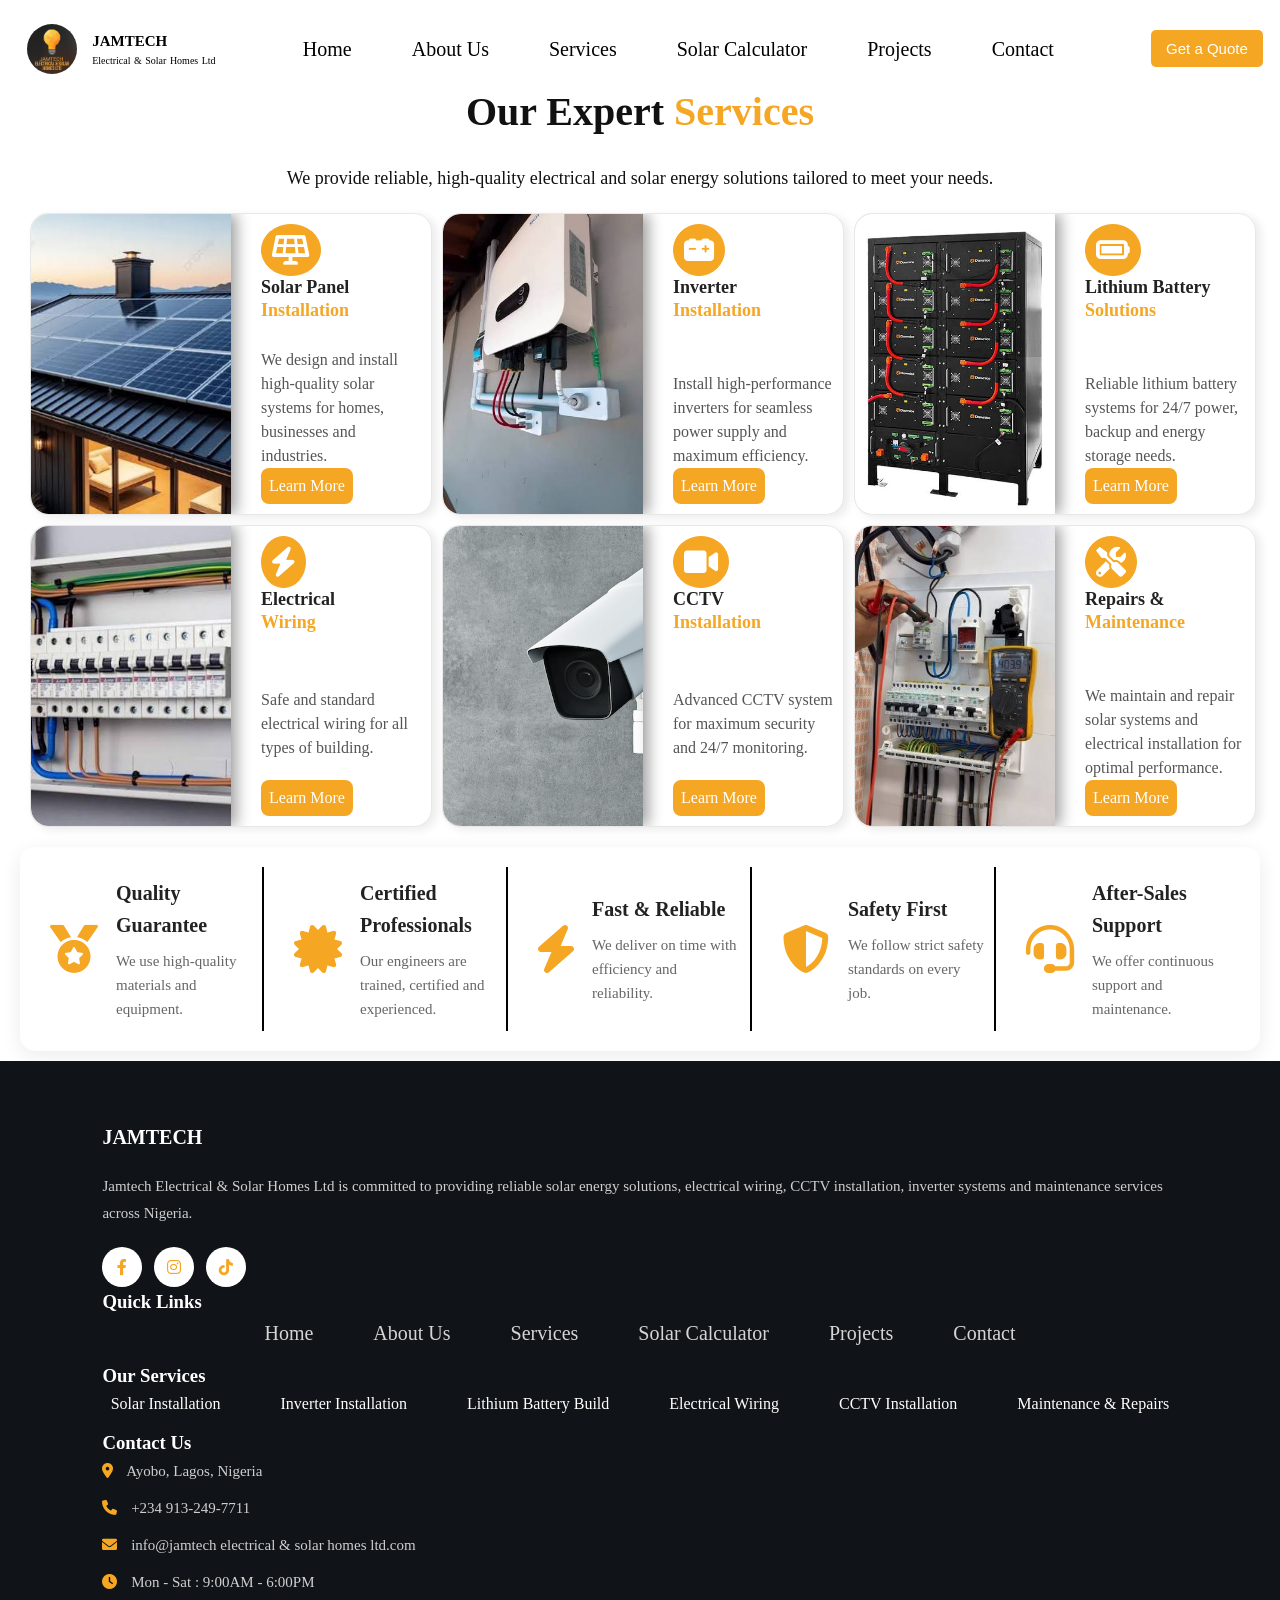
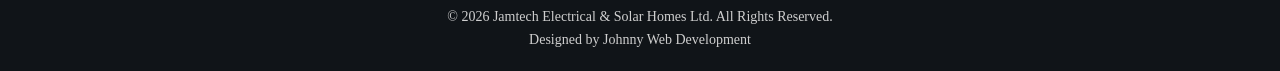
<file: services.html>
<!DOCTYPE html>
<html lang="en">
<head>
    <meta charset="UTF-8">
    <meta name="viewport" content="width=device-width, initial-scale=1.0">
    <title>jamtech electrical & solar homes ltd</title>
    <link rel="stylesheet" href="style.css">
    <link rel="stylesheet" href="https://cdnjs.cloudflare.com/ajax/libs/font-awesome/6.0.0/css/all.min.css">
</head>
<body>
    <header>

    <!-- Logo -->
    <div id="logo">
         <img src="logo.png" width="50px" >
        <div id="company-name">
            <h2>JAMTECH</h2>
            <p>Electrical & Solar Homes Ltd</p>
        </div>
    </div>

    <nav>

        <ul>

            <li><a href="index.html">Home</a></li>

            <li><a href="about.html">About Us</a></li>

            <li><a href="services.html">Services</a></li>

            <li><a href="solar-calculator.html">Solar Calculator</a></li>

            <li><a href="projects.html">Projects</a></li>

            <li><a href="contact.html">Contact</a></li>

        </ul>
    </nav>
    <div id="quote-btn">
        <button
        onclick="window.location.href='https://wa.me/2349132497711'; target='_blank'" >Get a Quote</button>
    </div>
    <div id="menu-bar">
     <i class="fa-solid fa-bars"></i>   
    </div>
</header>
 <section id="services">

    <div class="service-heading">

       <!--<span class="small-heading">
            <hr>
            OUR SERVICES
            <hr>
        </span> -->

        <h2>
            Our Expert <span>Services</span>
        </h2>

        <p>
            We provide reliable, high-quality electrical and solar energy
            solutions tailored to meet your needs.
        </p>

    </div>

    <div class="service-container">

        <!-- Card 1 -->

        <div class="service-card">

            <div class="service-image">
                <img src="panel on the roof.jpg" >
            </div>

            <div class="service-content">

                <div class="icon">
                    <i class="fa-solid fa-solar-panel"></i>
                </div>

                <h3>
                    Solar Panel
                    <span>Installation</span>
                </h3>

                <p>
                    We design and install high-quality solar systems
                    for homes, businesses and industries.
                </p>

                <a href="projects.html">
                    Learn More
                </a>

            </div>

        </div>

        <!-- Card 2 -->

        <div class="service-card">

            <div class="service-image">
                <img src="inverter installed on the wall.jpg" >
            </div>

            <div class="service-content">

                <div class="icon">
                    <i class="fa-solid fa-car-battery"></i>
                </div>

                <h3>
                    Inverter
                    <span>Installation</span>
                </h3>

                <p>
                    Install high-performance inverters for seamless
                    power supply and maximum efficiency.
                </p>

                <a href="projects.html">
                    Learn More
                </a>

            </div>

        </div>

        <!-- Card 3 -->

        <div class="service-card">

            <div class="service-image">
                <img src="lithium battery in rack.jpg" >
            </div>

            <div class="service-content">

                <div class="icon">
                    <i class="fa-solid fa-battery-full"></i>
                </div>

                <h3>
                    Lithium Battery
                    <span>Solutions</span>
                </h3>

                <p>
                    Reliable lithium battery systems for 24/7 power,
                    backup and energy storage needs.
                </p>

                <a href="projects.html">
                    Learn More
                </a>

            </div>

        </div>
      <div class="service-card">

            <div class="service-image">
                <img src="open db.jpg" >
            </div>

            <div class="service-content">

                <div class="icon">
                    <i class="fa-solid fa-bolt"></i>
                </div>

                <h3>
                    Electrical
                    <span>Wiring</span>
                </h3>

                <p>
                    Safe and standard electrical wiring for all 
                    types of building.
                </p>

                <a href="projects.html">
                    Learn More
                </a>

            </div>

        </div>
       <div class="service-card">

            <div class="service-image">
                <img src="cctv camera on the wall.webp" alt="">
            </div>

            <div class="service-content">

                <div class="icon">
                    <i class="fa-solid fa-video"></i>
                </div>

                <h3>
                    CCTV
                    <span>Installation</span>
                </h3>

                <p>
                    Advanced CCTV system for maximum security 
                    and 24/7 monitoring.
                </p>

                <a href="projects.html">
                    Learn More
                </a>

            </div>

        </div>
       <div class="service-card">

            <div class="service-image">
                <img src="open db with meter.jpg" >
            </div>

            <div class="service-content">

                <div class="icon">
                    <i class="fa-solid fa-screwdriver-wrench"></i>
                </div>

                <h3>
                    Repairs &
                    <span>Maintenance</span>
                </h3>

                <p>
                  We maintain and repair solar systems and 
                  electrical installation for optimal performance.
                </p>

                <a href="projects.html">
                    Learn More
                </a>

            </div>

        </div>

    </div>

    <section id="service-benefits">

     <div class="benefit">
        <i class="fa-solid fa-medal"></i>

        <div>
            <h4>Quality Guarantee</h4>
            <p>We use high-quality materials and equipment.</p>
        </div>
     </div>

     <div class="benefit">
        <i class="fa-solid fa-certificate"></i>

        <div>
            <h4>Certified Professionals</h4>
            <p>Our engineers are trained, certified and experienced.</p>
        </div>
     </div>

      <div class="benefit">
        <i class="fa-solid fa-bolt"></i>

        <div>
            <h4>Fast & Reliable</h4>
            <p>We deliver on time with efficiency and reliability.</p>
        </div>
     </div>

     <div class="benefit">
        <i class="fa-solid fa-shield"></i>

        <div>
            <h4>Safety First</h4>
            <p>We follow strict safety standards on every job.</p>
        </div>
     </div>

     <div class="benefit">
        <i class="fa-solid fa-headset"></i>

        <div>
            <h4>After-Sales Support</h4>
            <p>We offer continuous support and maintenance.</p>
        </div>
     </div>

    </section>
</section>
<footer id="footer">

    <div id="footer-container">

        <!-- Company Information -->
        <div class="footer-box">

            <h2>JAMTECH</h2>

            <p>
                Jamtech Electrical & Solar Homes Ltd is committed to
                providing reliable solar energy solutions, electrical
                wiring, CCTV installation, inverter systems and
                maintenance services across Nigeria.
            </p>

            <div id="social-icons">

                <a href="https://www.facebook.com/james.oluyisola.9"><i class="fa-brands fa-facebook-f"></i></a>

                <a href="https://www.instagram.com/jamtech_ng"><i class="fa-brands fa-instagram"></i></a>

                <a href="https://www.tiktok.com/@jamtech_ng"><i class="fa-brands fa-tiktok"></i></a>

            </div>

        </div>

        <!-- Quick Links -->
        <div class="footer-box">

            <h3>Quick Links</h3>

            <ul>

                <li><a href="index.html">Home</a></li>

            <li><a href="about.html">About Us</a></li>

            <li><a href="services.html">Services</a></li>

            <li><a href="solar-calculator.html">Solar Calculator</a></li>

            <li><a href="projects.html">Projects</a></li>

            <li><a href="contact.html">Contact</a></li>

            </ul>

        </div>

        <!-- Services -->
        <div class="footer-box">

            <h3>Our Services</h3>

            <ul>

                <li>Solar Installation</li>

                <li>Inverter Installation</li>

                <li>Lithium Battery Build</li>

                <li>Electrical Wiring</li>

                <li>CCTV Installation</li>

                <li>Maintenance & Repairs</li>

            </ul>

        </div>

        <!-- Contact -->
        <div class="footer-box" id="call">

            <h3>Contact Us</h3>

            <p>
                <i class="fa-solid fa-location-dot"></i>
                Ayobo, Lagos, Nigeria
            </p>

            <p>
                <i class="fa-solid fa-phone"></i>
                +234 913-249-7711
            </p>

            <p>
                <i class="fa-solid fa-envelope"></i>
                info@jamtech electrical & solar homes ltd.com
            </p>

            <p>
                <i class="fa-solid fa-clock"></i>
                Mon - Sat : 9:00AM - 6:00PM
            </p>

        </div>

    </div>



    <div id="footer-bottom">

        <p>
            © 2026 Jamtech Electrical & Solar Homes Ltd.
            All Rights Reserved.
        </p>

        <p>
            Designed by Johnny Web Development
        </p>

    </div>

</footer>
</body>
<script src="script.js"></script>
</html>
</file>
<file: style.css>
*{  margin: 0;
    padding: 0;  
}
body{
    width:100%;
    height: 100vh;
    background-color: #ffffff;
    line-height: 1.6;
}
header{
    display: flex !important;
    justify-content: space-evenly;
    align-items: center;
    flex-direction: row;
    margin:0px;
    gap:70px;
      position: fixed;
    top: 0;
    left: 0;
    right:0;
    width: 100%;
    background: #ffffff; 
    z-index: 1000;    
    padding: 20px 10px;
}
#menu-bar{
    display:none;
}
#logo{
    
    display: flex;
    justify-content: space-between;
    align-items: center;
    flex-direction: row;
}

#logo img{
    border-radius: 25px;
}
#company-name {
    padding-left:15px;
}
#company-name h2{
    font-size:15px;
    font-family: 'Times New Roman', Times, serif;
    font-weight: bold;
}
#company-name p{
    font-size:10px;
    word-spacing: 1px;
}
ul{
    display:flex;
    justify-content: center;
    align-items:center;
    flex-direction:row;
    gap:60px;
    list-style: none;
    
}

ul li a{
    text-decoration: none;
    font-size:20px;
    color:#000000;
    font-weight:500;
    overflow-wrap:nowrap;
    transition:2s;   
}
ul li a:hover{
    color:#f5a623;
}
#quote-btn{
    color: #f5a623;
    border-radius: 5px;
    padding:10px;
}
#quote-btn button{
    font-size: 15px;
    color:#ffffff;
    background-color: #f5a623;
    padding:10px 15px;
    border:none;
    border-radius: 5px;
}
#quote-btn button:active{
     transform: scale(0.95);
}
#hero{
    display: flex;
    justify-content:space-around;
    align-items: center;
    flex-direction: row;
    margin-top:60px;
    margin-bottom: 30px;
}
#hero-text{
    width:30%;
    margin-right:-30px;
}
#hero-text h1{
    font-size:30px;
    font-weight:500;
    text-shadow: #000000 1px 1px 2px;
}
#hero-text span{
    color:#f5a623;
    text-shadow: #f5a623 1px 1px 2px;
}
#hero-text p{
    font-size:20px;
    font-weight:light;
    word-spacing:1px;
    padding-top:10px;
}
#hero-buttons{
    display: flex;
    gap:20px;
    padding-top:10px;
}
#free-quote{
    font-size:15px;
    color:#ffffff;
    background-color: #f5a623;
    border:none;
    border-radius:5px;
    padding:10px 20px;
}
#our-services{
   font-size:15px;
    color:#000000;
    background-color:#ffffff;
    border-radius:5px;
    padding:7px 20px; 
}
#features{
    display:grid;
    grid-template-columns: repeat(4, 1fr);
    gap: 10px;
    place-content: center;
    text-align:center;
    box-shadow:0 2px 10px rgba(0,0,0,0.2);
    box-sizing:border-box;
    padding:40px 30px;
}
.feature .fa-solar-panel, .feature .fa-battery-full, .feature .fa-bolt, .feature .fa-headset{
    font-size:40px;
    color:#f5a623;
    
}
.feature h3{
    font-size:20px;
    font-weight:bold;
    text-transform: uppercase;
}
.feature p{
    font-size:15px;
    font-weight:400;
    text-transform: capitalize;
}
.services{
    display:flex;
    justify-content: center;
    align-items: center;
    flex-direction: column;
    padding-top: 20px;
    padding-bottom: 20px;
}
.service-heading{
    display:flex;
    text-align:center;
    place-content: center;
    flex-direction: column;
}
.service-heading h2{
    font-size:40px;
    font-weight: bold;
}
.service-heading a{
    font-size:20px;
    font-weight:400;
    text-decoration: none;
    color:#000000;
}
.service-heading a:hover{
    color:#f5a623;
}
.service-containers{
    display:grid;
    grid-template-columns: 
    repeat(3, 1fr);
    gap:20px;
    margin: 10px 0;
}
.solar-card, .inverter-card, .battery-card, .cctv-card, .electrical-card, .maintenance-card{
    width:100%;
    height:100%;
    max-width:350px;
    padding:20px;
    background:white;
    border-radius:10px;
    box-shadow:0 2px 10px rgba(0,0,0,0.2);
    box-sizing:border-box;
    display:flex;
    flex-direction: column;
}
.solar-card img, .inverter-card img, .battery-card img, .cctv-card img, .electrical-card img,
 .maintenance-card img{

    width:100%;
    height:200px;
    object-fit: cover;
 }
 .solar-card h3, .inverter-card h3, .battery-card h3,
  .cctv-card h3, .electrical-card h3, .maintenance-card h3{
   font-size:clamp(1.2rem,2vw,1.8rem);
    text-transform: uppercase;
    height:80px;
  }
.solar-card p, .inverter-card p, .battery-card p, .cctv-card p, 
.electrical-card p, .maintenance-card p{
    font-size:clamp(0.9rem, 1.5vw, 1rem);
    line-height:1.6;
    overflow-wrap: break-word;
    margin-bottom:10px;
    height:60px;
    flex:1;
    display:flex;
}
.service-container a{
    text-decoration:none;
    flex:1;
    display:flex;
}
.calculator{
     display:grid;
    grid-template-columns:1fr 2fr 2fr;
    gap:25px;
    align-items: center;
    background: #f8f9f7;
    padding:40px;
    border-radius:15px;
    margin:20px auto 0px;
    width:90%;
    box-shadow:0 8px 25px rgba(0,0,0,0.8);
}
.calculator-left{
    display:flex;
    flex-direction:column;
    align-items: flex-start;
    justify-content: center;
}
.calculator-left h2{
    font-size:2rem;
    line-height: 1.2;
    margin-bottom:15px;
    color:#222;
}
.calculator-left span{
    color:#f5a623;
}
.calculator-left p{
    font-size:1rem;
    color:#555;
    line-height: 1.7;
    margin-bottom: 20px;
}
.calculator-left ul{
    display:block;
    list-style: none;
    padding:0;
    margin:0 0 25px;
}
.calculator-left ul li{
    margin-bottom:12px;
    color:#333;
    font-size:16px;
}
.calculator-left button{
    background:#f5a623;
    color:#ffffff;
    border:none;
    padding:14px 30px;
    border-radius: 8px;
    cursor:pointer;
    font-size:16px;
    font-weight:600px;
    transition:2s;
}
.calculator-left button:hover{
    color:#000000;
}
.calculator-right{
    background:#ffffff;
    border-radius:12px;
    overflow:hidden;
    box-shadow: 0 5px 15px rgba(0,0,0,0.8);
}
.calculator-right h3{
    font-size:14px;
    background:#f5a623;
    text-align:start;
    padding:10px 15px 10px;
    color:#222;
}
#summary-container{
    display:grid;
    grid-template-columns: repeat(3, 1fr);
    grid-template-rows: repeat(2, auto);
    gap:15px;
    padding:20px;
}
.summary-box{
    background: #fff;
    border-radius:10px;
    padding:18px;
    box-shadow:0 4px 12px rgba(0,0,0,0.12);
    border:1px solid #f0f0f0; 
    text-align:center;
}
.summary-box h4{
    font-size:14px;
    color:#777;
    margin-bottom: 8px;
}
.summary-box p{
    font-size:14px;
    font-weight:bold;
    color:#222;
}
.recommendation-box{
    display:grid;
    grid-template-columns: 1fr 1fr;
    margin:0 20px 10px;
    gap:20px;
}
.recommendation h4{
    font-size:18px;
    color:#f5a623;
}
.recommendation p{
    margin:5px 0 0;
    color:#666;
    font-size:15px;
    line-height: 1.5;
}
#report-box button{
    padding:12px 20px;
    border:none;
    border-radius:8px;
    background: #f5a623;
    color:#ffffff;
    font-weight:bold;
    cursor:pointer;
    margin-top:40px;
}
#report-box button:hover{
    color:#333;
}
#calculator-image img{
   width:auto;
   height:auto;
   max-width:100%;
}
#projets{
    padding:80px 8%;
    background: #ffffff;
    margin:0px;
}
#project-heading{
    text-align: start;
    margin-bottom: 10px;
    padding:10px 10px 10px;
}
#project-heading h2{
    font-size:2.5rem;
    color:#222;
}
#project-heading a{
    color:#f5a623;
    line-height:1.2;
    font-size:16px;
    text-decoration: none;
}
#project-heading a b{
    color:#333;
    cursor:none;
}
#project-container{
    display:grid;
    grid-template-columns: repeat(auto-fit,minmax(280px, 1fr));
    gap:30px;
    margin:0;
}
.project-card{
    display:flex;
    flex-direction:column;
    background:#fff;
    border-radius: 15px;
    box-shadow: 0 5px 15px rgba(0,0,0,0.1);
}
.project-card img{
    width:100%;
    height:230px;
    object-fit: cover;
}
.project-content{
    padding:20px;
    height: 100px;
    flex:1;
}
.project-content span{
    font-size:20px;
    font-weight:400;
    color:#222;
    text-transform: capitalize;
}
.project-content h3{
    font-size:18px;
    font-weight:300;
    color:#555;
}
.project-content p{
    font-size:15px;
    font-weight:400;
    color:#000000;
}
#cta{
    padding: 30px 10%;
    background-image:url("solar-switch.jpg");
    background-size: cover;
    background-position: center;
    background-repeat: no-repeat;
    text-align: center;
    color:#fff;
    margin-bottom:10px;
    width:80%;
}
#cta-content{
    max-width:700px;
    margin:auto;
}
#cta-content h2{
    font-size:2.8rem;
    margin-bottom:20px;
} 
#cta-content h2 span{
    color:#f5a623;
}
#cta-content p{
    font-size:18px;
    line-height: 1.8;
    margin-bottom: 15px;
    color:#e5e5e5;
}
#cta-buttons{
    display:flex;
    justify-content: center;
    gap:10px;
    flex-direction: row;
    flex-wrap: wrap;
}
#quote, #contact{
     text-decoration: none;
     padding:15px 30px;
     border-radius: 8px;
     font-size:16px;
     font-weight:600;
     transition:2s;
}
#quote{
    background:#f0f0f0;
    color:#222;
}
 #contact{
    background:#f5a623;
    color:#fff;
 }
 #footer{
    background:#101418;
    color:#fff;
    padding:60px 8% 20px;
}

.footer-container{
    display:grid;
    grid-template-columns:2fr 1fr 1fr 1.3fr 1.3fr;
    gap:30px;
}

.footer-box h2{
    font-size:20px;
    margin-bottom:20px;
}


.footer-box p{
    color:#cfcfcf;
    font-size:15px;
    line-height:1.8;
    margin-bottom:10px;
}

.footer-box ul{
    list-style:none;
}

.footer-box ul li{
    margin-bottom:12px;
}

.footer-box ul li a{
    color:#d5d5d5;
    text-decoration:none;
    transition:2s;
}

.footer-box ul li a:hover{
    color:#f5a623;
}

.footer-box p i{
    color:#f5a623;
    margin-right:10px;
}

#social-icons{
    margin-top:20px;
    display:flex;
    gap:12px;
}

#social-icons a{
    width:40px;
    height:40px;
    border-radius:50%;
    background:#fff;
    color:#f5a623;
    display:flex;
    justify-content:center;
    align-items:center;
    text-decoration:none;
    transition:.3s;
}

.social-icons a:hover{
    background:#f5a623;
    color:#fff;
    transform:translateY(-4px);
}



#footer-bottom p{
    text-align:center;
    color:#cfcfcf;
    font-size:14px;
}


#about-hero, #who-we-are{
  display: flex;
    justify-content:space-around;
    align-items: center;
    flex-direction: row;
    margin:90px 20px 10px;
}

#about-content,#who-content {
  width:40%;
}

#about-content small {
  color:#f5a623;
  font-weight: bolder;
  letter-spacing: 2px;
  font-size: 1.0rem;
}

#about-content h1 {
  font-size: 2.5rem;
  font-weight: 700;
  line-height: 1.25;
  margin-top: 10px;
  color:#000;
  margin-bottom:14px;
}

#about-content h1 span {
  color:#f5a623;
  font-size: 2.5rem;
  font-weight: 700;
  line-height: 1.25;
}

#about-content p {
  font-size: 1.05rem;
  color:#222;
  word-spacing: 1px;
}

#about-image {
  width:50%;
}

#about-image img, #who-image img{
  width:100%;
  height:30%;
  border-radius: 20px;
  object-fit: contain;
}

/* =========================================================
   WHO WE ARE
   ========================================================= */
#who-content {
  width:50%;
  gap:0;
}
#who-image {
  width:40%;
}
   #who-we-are{
  display: flex;
    justify-content:space-around;
    align-items: center;
    flex-direction: row;
    margin:0px 20px;
    flex-wrap:wrap;
}


#who-content #small-title {
  color: #f5a623;
  font-weight: 700;
  letter-spacing: 2px;
  font-size: 0.85rem;
}

#who-content h2 {
  font-size: 2rem;
  font-weight: 800;
  margin: 14px 0 18px;
  color:#000;
}

#who-content p {
  margin-bottom: 16px;
  font-size: 1rem;
}

#statistics {
  display: grid;
  grid-template-columns: repeat(4, 1fr);
  gap: 20px;
  margin-top: 30px;
}

.stat-box {
  display: flex;
  align-items: center;
  gap: 12px;
}

.stat-box .icon {
  width: 46px;
  height: 46px;
  min-width: 46px;
  border-radius: 50%;
  border: 2px solid #f5a623;
  color: #f5a623;
  display: flex;
  align-items: center;
  justify-content: center;
  font-size: 1.1rem;
}

.stat-box h3 {
  font-size: 1.3rem;
  font-weight: 800;
  color: #f5a623;
}

.stat-box p {
  font-size: 0.85rem;
  color:#000;
  margin: 0;
}

/* =========================================================
   MISSION & VISION
   ========================================================= */

#mission-vision {
  display: flex;
  gap: 30px;
  flex-wrap: wrap;
}

.mv-card {
  flex: 1;
  min-width: 200px;
  display: flex;
  align-items: center;
  justify-content: space-evenly;
  gap: 10px;
  background-color: #ffffff;
  border-radius: 10px;
  padding: 26px;
  margin:15px 40px 10px;
  box-shadow: 0 3px 10px rgba(0,0,0,0.8);
}

.mv-icon {
  width: 60px;
  height: 60px;
  min-width: 60px;
  border-radius: 50%;
  border: 2px solid #f5a623;
  color: #f5a623;
  display: flex;
  align-items: center;
  justify-content: center;
  font-size: 1.5rem;
}

.mv-content h2 {
  color: #f5a623;
  font-size: 1.2rem;
  font-weight: 800;
  letter-spacing: 1px;
  margin-bottom: 12px;
}

.mv-content p {
  font-size: 0.95rem;
}

/* =========================================================
   WHY CHOOSE US
   ========================================================= */

#why-choose-us {
  margin: 20px;
  text-align: center;
}

#choose-title {
  color: #f5a623;
  font-size: 0.95rem;
  letter-spacing: 2px;
  font-weight: 800;
  display: flex;
  margin-bottom: 10px;
  text-align:start;
}

#choose-container {
  display: grid;
  grid-template-columns: repeat(6, 1fr);
  gap: 20px;
}

.choose-card {
  background-color: #ffffff;
  border: 1px solid #fff;
  border-radius: 10px;
  padding: 30px 18px;
  text-align: center;
  box-shadow: 2px  4px 10px rgba(0,0,0,0.8);
}

.choose-icon {
  color: #f5a623;
  width: 60px;
  height: 60px;
  border-radius: 50%;
  display: flex;
  align-items: center;
  justify-content: center;
  margin: 0 auto 18px;
  font-size: 1.4rem;
}

.choose-card h3 {
  font-size: 1rem;
  font-weight: 700;
  margin-bottom: 10px;
}

.choose-card p {
  font-size: 0.95rem;
}

/* =========================================================
   CORE SERVICES
   ========================================================= */

#core-heading {
  text-align: center;
  max-width: 650px;
  margin: 20px auto 30px;
}

#core-heading span {
  color: #f5a623;
  font-weight: 800;
  letter-spacing: 2px;
  font-size: 0.85rem;
}

#core-heading h2 {
  font-size: 2rem;
  font-weight: 800;
  margin: 14px 0;
}

#core-container {
  display: grid;
  grid-template-columns: repeat(3, 1fr);
  gap: 20px;
  margin: 20px;
}

.core-service {
  background-color: #fff;
  border: 1px solid #ffffff;
  border-radius: 10px;
  padding: 24px 20px;
  display: flex;
  align-items: center;
  justify-content: center;
  flex-direction: column;
  box-shadow: 2px  4px 10px rgba(0,0,0,0.8);
}

.core-left {
  display: flex;
  align-items: center;
  gap: 15px;
  flex-direction:column;
}

.core-icon {
  width: 50px;
  height: 50px;
  min-width: 50px;
  border-radius: 50%;
  color: #f5a623;
  display: flex;
  align-items: center;
  justify-content: center;
  font-size: 2.5rem;
}

.core-left h3 {
  font-size: 1.5rem;
  font-weight: 700;
  margin-bottom: 6px;
}

.core-left p {
  font-size: 0.95rem;
  margin: 0;
}

.core-service a {
  color:#f5a623;
  width: 38px;
  height: 38px;
  display: flex;
  align-items: flex-start;
  text-decoration: none;
  transition: background-color 0.2s ease, color 0.2s ease;
}

.core-service a:hover {
  color:#000;
  cursor:pointer;
}

/* =========================================================
   WORK PROCESS
   ========================================================= */

#process-heading {
  text-align: center;
  max-width: 650px;
  margin: 0 auto 10px;
}

#process-heading span {
  color: #f5a623;
  font-weight: 800;
  letter-spacing: 2px;
  font-size: 0.85rem;
}

#process-heading h2 {
  font-size: 2rem;
  font-weight: 800;
  margin: 14px 0;
}

#process-container {
  display: grid;
  grid-template-columns: repeat(4, 1fr);
  gap: 20px;
  position: relative;
  margin:0 30px;
}

.process-card {
  position: relative;
  text-align: center;
  padding: 20px 16px;
  box-shadow: 2px  4px 10px rgba(0,0,0,0.8);
}

.step-number {
  color: #f5a623;
  font-weight: 800;
  font-size: 1rem;
  margin-bottom: 12px;
}

.process-icon {
  width: 60px;
  height: 60px;
  border-radius: 50%;
  border: 2px dotted #f5a623;
  color: #f5a623;
  display: flex;
  align-items: center;
  justify-content: center;
  margin: 0 auto 18px;
  font-size: 1.4rem;
  background-color: var(--bg-dark);
  position: relative;
  z-index: 2;
}

.process-card h3 {
  font-size: 1.05rem;
  font-weight: 700;
  margin-bottom: 10px;
}

.process-card p {
  font-size: 0.85rem;
}

/* =========================================================
   OUR VALUES
   ========================================================= */
#our-values{
  margin:20px 0;
}
#values-heading {
  text-align: center;
  max-width: 650px;
  margin: 10px auto;
}

#values-heading span {
  color: #f5a623;
  font-weight: 800;
  letter-spacing: 2px;
  font-size: 0.85rem;
}

#values-heading h2 {
  font-size: 2rem;
  font-weight: 800;
  margin: 14px 0;
}

#values-container {
  display: grid;
  grid-template-columns: repeat(2, 1fr);
  gap: 10px;
  margin:0 30px;
}

.value-card {
  border: 1px solid #ffffff;
  border-radius: 10px;
  padding: 30px 20px;
  text-align: center;
  box-shadow: 2px  4px 10px rgba(0,0,0,0.8);
}

.value-icon {
  width: 55px;
  height: 55px;
  border-radius: 50%;
  color:#f5a623;
  display: flex;
  align-items: center;
  justify-content: center;
  margin: 0 auto 16px;
  font-size: 1.3rem;
}

.value-card h3 {
  font-size: 1rem;
  font-weight: 700;
  margin-bottom: 10px;
}

.value-card p {
  font-size: 0.85rem;
}


#services{
   margin:80px auto 10px;
    background:#fff;
}

/* Heading */

.service-heading{
    text-align:center;
    margin-bottom:10px;
    gap:10px;
}

.small-heading{
    display:flex;
    justify-content:center;
    align-items:center;
     color:#f5a623;
     font-size:15px;
     font-weight: bold;
}

.small-heading hr{
  font-size:30px;
    width:60px;
    background-color:#f5a623;
    margin:0 20px;
    font-weight:bold;
}

.service-heading h2{
    font-size: 40px;
    font-weight:bold;
    color:#111;
}

.service-heading h2 span{
    color:#f5a623;
}

.service-heading p{
    margin:10px auto;
    color:#111;
    font-size:18px;
    line-height:1.6;
}

/* Cards */

.service-container{
    display:grid;
    grid-template-columns:repeat(3,1fr);
    gap:10px;
    margin:0 30px;
}

.service-card{
    display:flex;
    justify-content: space-between;
    border:1px solid #e8e8e8;
    border-radius:18px;
    overflow:hidden;
    background:#fff;
    height:300px;
    width:400px;
    gap:5px;
    box-shadow: 5px 3px 10px rgba(0,0,0,.08);
}

.service-image{
    width:50%;
    margin:0;
}

.service-image img{
    width:100%;
    height:300px;
    object-fit:cover;
    object-position: center;
    border-radius: 18px 0 0 18px;
    box-shadow:5px 0 15px rgba(0,0,0,0.4);
}

.service-content{
    width:40%;
    padding:10px;
    height:280px;
    display:flex;
    flex-direction:column;
}
.service-content .icon{
    width:60px;
}

.service-content .icon i{
    font-size:30px;
    color:#ffffff;
    border: 1px solid #f5a623;
    background:#f5a623;
    padding:10px;
    border-radius: 50%;
    
    
}
.service-content h3{
    font-size:18px;
    color:#222;
    margin-bottom:8px;
    line-height:1.3;
    height:20px;
    flex:1;
}

.service-content h3 span{
    display:block;
    color:#f5a623;
}

.service-content p{
    color:#555;
    line-height:1.5;
    flex:1;
    
}

.service-content a{
    background:#f5a623;
    color:#fff;
    text-decoration:none;
    padding:5px 8px !important;
    border-radius:8px;
    font-weight:400;
    transition:.3s;
    width:fit-content;
    flex:0;
}

.service-content a:hover{
    color:#111;
}
#service-benefits{
    display:grid;
    grid-template-columns:repeat(5,1fr);
    gap:20px;
    place-content: center;
    background:#fff;
    padding:20px;
    margin:20px 20px 10px;

    border-radius:15px;
    box-shadow:0 5px 20px rgba(0,0,0,.08);
}

.benefit{
    display:flex;
    align-items:center;
    gap:18px;
    padding:10px;
    position:relative;
}

.benefit:not(:last-child){
    border-right:2px solid #000000;
}

.benefit i{
    font-size:48px;
    color:#f5a623;
    flex-shrink:0;
}

.benefit h4{
    margin:0 0 8px;
    font-size:20px;
    font-weight:700;
    color:#222;
}

.benefit p{
    margin:0;
    font-size:15px;
    line-height:1.6;
    color:#666;
}
/* ==========================
   CALCULATOR SECTION
========================== */

#calculate{
   display:flex;
    flex-direction: column;
    justify-content: center;
    align-items:center;
    gap:20px;
    margin:60px 0px 10px ;
}



.calculator-subheading{
    display:flex;
    margin-bottom:10px;
    justify-content:center;
    align-items:center;
    background-image:url("panel on the roof.jpg") ;
    background-size:cover;
    background-position:center;
    background-repeat:no-repeat;
    height:400px;
    width: 100%;
}
#subheading-test{
    display: flex;
    justify-content: right;
    align-content: flex-start;
    flex-direction: column;
    padding-left:35px;
}
#subheading-test h2{
    font-size:3rem;
    line-height:1.2;
    color:#fff;
    margin-bottom:10px;
    font-weight:800;
    box-shadow: 1px 4px 15px rgba(0,0,0,.08);
}

#subheading-test h2 span{
    color:#f5a623;
}

#subheading-test p{
    font-size:20px;
    color:#fff;
    line-height:1.8;
    margin-bottom:30px;
    font-weight:500;
    width:60%;
}



/* ==========================
   MAIN CONTENT
========================== */

#calculate-content{
    display:grid;
    grid-template-columns: 1fr 1fr;
    height:700px;
    gap:10px;
    grid-auto-rows: auto;
    flex:1;
}

/* ==========================
   LEFT PANEL
========================== */

#calculator-left{
    display: flex;
    flex-direction: column;
    background:#fff;
    padding:20px;
    border-radius:20px;
    box-shadow:5px 10px 20px rgba(0,0,0,.12);
}

#calculator-left h3{
    margin-bottom:25px;
    font-size:26px;
    color:#222;
}

.input-row{
    display:grid;
    grid-template-columns:repeat(2, 1fr);
    grid-template-rows: repeat(2, auto);
    gap:10px;
    margin-bottom:20px;

}

.input-row input{
    padding:15px;
    border:1px solid #ddd;
    border-radius:10px;
    font-size:15px;
    outline:none;
    transition:.3s;
}

.input-row input:focus{
    border-color:#f5a623;
}

#add-btn{
    border:none;
    background:#f5a623;
    color:#fff;
    padding:15px 25px;
    border-radius:10px;
    cursor:pointer;
    font-size:20px;
    transition:.3s;
}

#add-btn:hover{
   color:#000000;
}

/* ==========================
   TABLE
========================== */

table{
    width:60%;
    background: #fff;
    box-shadow: 5px 10px 9px rgba(0,0,0,.12);
}

thead{
    background:#f5a623;
    color:#fff;
}

thead th{
    padding:16px;
    font-size:15px;
}

tbody td{
    padding:16px;
    text-align:center;
    border-bottom:1px solid #eee;
    color:#555;
}

/* ==========================
   RIGHT PANEL
========================== */

#calculator-right{
    background:#fff;
    width:100%;
    padding:15px;
    border-radius:20px;
    box-shadow:5px 10px 20px rgba(0,0,0,.12);
}

#calculator-right h3{
    font-size:25px;
    margin-bottom:25px;
    color:#222;
}

/* ==========================
   SUMMARY CARDS
========================== */
#summary-box{
    display:grid;
    grid-template-columns:repeat(2, 1fr);
    grid-template-rows: repeat(2, auto);
    gap:5px;
    margin-bottom:20px;
}
.summary-card{
    background:#f8f8f8;
    border-left:5px solid #ff7a00;
    padding:10px 5px;
    border-radius:12px;
    margin-bottom:20px;
}

.summary-card h4{
    font-size:16px;
    color:#666;
    margin-bottom:10px;
}

.summary-card span{
    font-size:24px;
    color:#222;
    font-weight:700;
}

/* ==========================
   RECOMMENDATION
========================== */

#recommendation{
    background:#fff8ef;
    border:1px solid #ffd2a4;
    border-radius:15px;
    padding:20px;
    margin:30px 0;
}

#recommendation h4{
    color:#ff7a00;
    margin-bottom:15px;
}

#recommendation p{
    color:#555;
    line-height:1.7;
}

/* ==========================
   BUTTONS
========================== */

#button-group{
    display:flex;
    flex-direction:column;
    gap:15px;
}

#button-group button{
    padding:16px;
    border:none;
    border-radius:10px;
    cursor:pointer;
    font-size:16px;
    transition:.3s;
}

#calculate-btn{
    background:#f5a623;
    color:#fff;
}

#calculate-btn:hover{
    color:#000000;
}

#reset-btn{
    background:#444;
    color:#fff;
}

#reset-btn:hover{
    background:#222;
}

#download-btn{
    background:#16a34a;
    color:#fff;
}

#download-btn:hover{
    background:#15803d;
}

/* ==========================
   WHY GO SOLAR
========================== */

#why-solar{
    margin-bottom:20px;
    margin-left:auto;
    margin-right:auto;
}

.section-title{
    text-align:center;
    margin-bottom:15px;
}

.section-title h2{
    font-size:40px;
    color:#222;
    margin-bottom:15px;
}
 
.section-title span{
    color:#f5a623;
}

.section-title p{
    color:#666;
    max-width:700px;
    margin:auto;
    line-height:1.8;
}

.benefits-grid{
    display:grid;
    grid-template-columns:repeat(4,1fr);
    gap:15px;
    margin-left:20px;
    margin-right:20px;
    margin-bottom:20px;
}

.benefit-card{
    background:#fff;
    padding:25px 20px;
    border-radius:20px;
    text-align:center;
    box-shadow:0 5px 20px rgba(0,0,0,.08);
    
}


.benefit-card i{
    font-size:30px;
    color:#f5a623;
    margin-bottom:20px;
}

.benefit-card h3{
    margin-bottom:15px;
    color:#222;
}

.benefit-card p{
    color:#666;
    line-height:1.7;
}


/*=============================
        PROJECT SECTION
=============================*/

.projects{
    width:100%;
    margin:80px auto;
    padding:0 20px;
    box-sizing:border-box;
}

/*=============================
        HEADER
=============================*/

.projects-header{
    display:flex;
    justify-content:space-around;
    align-items:center;
    gap:20px;
    margin-bottom:20px;
}

.projects-title{
    width:50%;
    margin-top:40px;
}

.section-tag{
    display:inline-block;
    color:#f5a623;
    font-weight:700;
    font-size:18px;
    margin-bottom:5px;
    text-transform:uppercase;
}

.projects-title h2{
    font-size:25px;
    font-weight:800;
    color:#222;
    margin-bottom:5px;
    line-height:1.2;
}

.projects-title h2 span{
    color:#f5a623;
}

.projects-title p{
    font-size:18px;
    color:#666;
    line-height:1.8;
}

/*=============================
        STATISTICS
=============================*/

.projects-stats{
    display:flex;
    gap:10px;
}

.stat-card{
    display:flex;
    align-items:center;
    gap:10px;
    background:#fff;
    padding:20px 15px;
    border-radius:15px;
    box-shadow:5px 10px 25px rgba(0,0,0,.12);
}

.stat-card i{
    width:65px;
    height:65px;
   border: 1px dotted #f5a623;
    border-radius:50%;
    display:flex;
    justify-content:center;
    align-items:center;
    color:#f5a623;
    font-size:28px;
}

.stat-card h3{
    font-size:3opx;
    color:#222;
    margin-bottom:5px;
}

.stat-card p{
    color:#666;
    font-size:18px;
}

/*=============================
        FILTER BUTTONS
=============================*/

.project-filter{
    display:flex;
    gap:15px;
    flex-wrap:wrap;
    margin-bottom:20px;
}

.project-filter button{
    padding:15px 30px;
    border:1px solid #ddd;
    background:#fff;
    border-radius:10px;
    cursor:pointer;
    font-size:16px;
    transition:.3s;
}

.project-filter button:hover{
    background:#f5a623;
    color:#fff;
    border-color:#f5a623;
}

#project-filter .active{
    background:#f5a623;
    color:#fff;
    border-color:#f5a623;
}

/*=============================
        PROJECT GRID
=============================*/

.project-grid{
    display:grid;
    grid-template-columns:repeat(3,1fr);
    gap:20px;
    margin-bottom:20px;
}

/*=============================
        CARD
=============================*/

.pro-card{
    background:#fff;
    border-radius:18px;
    box-shadow:0 8px 25px rgba(0,0,0,.08);
    border:1px solid #eee;
    overflow:hidden;
    height:100%;
}

.pro-card-content{
    display:flex;
    flex-direction:column;
    height:100%;
    padding:20px;
}

/*=============================
        CATEGORY
=============================*/

.pro-category{
    display:inline-flex;
    align-items:center;
    gap:8px;
    background:#f5a623;
    color:#fff;
    padding:8px 15px;
    border-radius:30px;
    font-size:14px;
    width:fit-content;
    margin-bottom:15px;
}

/*=============================
        TITLE
=============================*/

.pro-card h3{
    font-size:26px;
    color:#222;
    line-height:1.3;
    margin-bottom:20px;
}

/*=============================
        INFO
=============================*/

.proj-info{
    display:flex;
    justify-content:space-between;
    flex-wrap:wrap;
    gap:10px;
    margin-bottom:20px;
}

.proj-info span{
    color:#666;
    font-size:15px;
}

.proj-info i{
    color:#f5a623;
}

/*=============================
        DESCRIPTION
=============================*/

.pro-card p{
    color:#666;
    line-height:1.8;
    margin-bottom:20px;

    /* Push button to the bottom */
    flex-grow:1;
}


/*=============================
        FEATURES
=============================*/

.prt-features{
    display:flex;
    justify-content:space-between;
    gap:20px;
    border-top:1px solid #eee;
    padding-top:20px;
}

.prt-features div{
    display:flex;
    flex-direction:column;
}

.prt-features strong{
    font-size:22px;
    color:#f5a623;
    margin-bottom:6px;
}

.prt-features small{
    color:#666;
    font-size:14px;
}

/*=============================
        CTA SECTION
=============================*/

.projects-cta{
    margin-top:0;
    margin-bottom:20px;
    background:#fff;
    border-radius:20px;
    padding:35px;
    display:grid;
    grid-template-columns:2fr 2fr 1fr;
    gap:30px;
    align-items:center;
    box-shadow:0 10px 30px rgba(0,0,0,.08);
}

.cta-left{
    display:flex;
    align-items:center;
    gap:25px;
}

.cta-left i{
    width:90px;
    height:90px;
    color:#f5a623;
    display:flex;
    justify-content:center;
    align-items:center;
    font-size:42px;
}

.cta-left h2{
    font-size:34px;
    color:#222;
    margin-bottom:10px;
}

.cta-left p{
    color:#666;
    line-height:1.7;
}

/*=============================
        CTA MIDDLE
=============================*/

.cta-middle{
    display:flex;
    gap:25px;
}

.cta-item{
    display:flex;
    gap:15px;
    align-items:flex-start;
}

.cta-item i{
    color:#ff7a00;
    font-size:28px;
    margin-top:5px;
}

.cta-item h4{
    color:#222;
    margin-bottom:8px;
}

.cta-item p{
    color:#666;
    line-height:1.6;
}

/*=============================
        CTA BUTTON
=============================*/

.cta-right{
    display:flex;
    justify-content:flex-end;
}

.cta-right a{
    display:inline-flex;
    align-items:center;
    gap:12px;
    padding:18px 30px;
    background:#f5a623;
    color:#fff;
    text-decoration:none;
    border-radius:12px;
    font-size:18px;
    font-weight:600;
    transition:.3s;
}

#cta-right a:hover{
    color:#111;
}
/*==============================
        CONTACT SECTION
===============================*/

.telephone{
    margin:90px 20px 10px 20px;
    padding:0 20px;
}

/*==============================
        TITLE
===============================*/

.contact-title{
    text-align:center;
    margin-top:30px;
}

.contact-title h2{
    font-size:30px;
    color:#222;
    margin:5px 0;
    font-weight:800;
}

.contact-title h2 span{
    color:#f5a623;
}

.contact-title p{
    color:#666;
    font-size:20px;
    line-height:1.8;
}

/*==============================
        CONTACT GRID
===============================*/

.contact-container{
     display:grid;
    grid-template-columns: repeat(2,1fr);
    height:700px;
    gap:10px;
    margin:0px 20px 0px;
}

/*==============================
        CARDS
===============================*/

.contact-info,
.contact-form,
.service-area,
#location-map{
    background:#fff;
    border-radius:20px;
    padding:30px;
    box-shadow:0 8px 25px rgba(0,0,0,.08);
}

.contact-info h3,
.contact-form h3,
.service-area h3,
#location-map h3{
    color:#222;
    font-size:28px;
    margin-bottom:30px;
    position:relative;
}


/*==============================
        INFO BOX
===============================*/
.box-phone{
    display:grid;
    grid-template-columns: repeat(2,1fr);
    gap:20px;
}
.info-box{
    display:flex;
    flex-direction: column;
    text-align:center;
    margin-bottom:15px;
    padding:10px;
    border:1px solid #eee;
    border-radius:15px;
}

.info-icon i{
    font-size:28px;
    color:#f5a623;
}

.info-box h4{
    color:#222;
    margin-bottom:10px;
}

.info-box p{
    color:#666;
    line-height:1.8;
}

/*==============================
        SOCIAL ICONS
===============================*/

#social-links{
    margin-top:10px;
}

#social-links h3{
    margin-bottom:10px;
}

#social-links a{
    width:50px;
    height:50px;
    display:inline-flex;
    justify-content:center;
    align-items:center;
    border-radius:50%;
    background:#f5a623;
    color:#fff;
    text-decoration:none;
    margin-right:10px;
    transition:.3s;
}

#social-links a:hover{
    color:#000000;
}

/*==============================
        FORM
===============================*/

.double-input{
    display:grid;
    grid-template-columns:1fr;
    gap:5px;
}

.contact-form input,
.contact-form textarea{
    width:80%;
    padding:16px;
    border:1px solid #ddd;
    border-radius:10px;
    margin-bottom:20px;
    outline:none;
    font-size:16px;
    box-sizing:border-box;
    transition:.3s;
}

.contact-form input:focus,
.contact-form textarea:focus{
    border-color:#f5a623;
}

.contact-form textarea{
    resize:none;
}

.contact-form button{
    border:none;
    background:#f5a623;
    color:#fff;
    padding:18px;
    border-radius:10px;
    font-size:18px;
    cursor:pointer;
    transition:.3s;
}

.contact-form button:hover{
   color:#000;
}

/*==============================
        SERVICE AREA
===============================*/

.contact-right{
    display:flex;
    flex-direction:column;
    gap:30px;
    margin: 0px 20px;;
}

.service-area ul{
    list-style:none;
    padding:0;
    margin:0;
}

.service-area li{
    padding:14px 0;
    border-bottom:1px solid #eee;
    color:#555;
    font-size:17px;
}


.service-area i{
    color:#444;
    margin-right:10px;
}

/*==============================
        MAP
===============================*/

#map-placeholder{
    height:320px;
    background:#fafafa;
    border:2px dashed #ddd;
    border-radius:15px;

    display:flex;
    justify-content:center;
    align-items:center;
    flex-direction:column;
    text-align:center;
}

#map-placeholder i{
    font-size:70px;
    color:#ff7a00;
    margin-bottom:20px;
}

#map-placeholder h4{
    color:#222;
    margin-bottom:10px;
}

#map-placeholder p{
    color:#666;
}
/*==================================
        CONTACT CTA
==================================*/

#contact-cta{
   
    background:#fff;
    
    padding:25px;
    display:grid;
    grid-template-columns:1fr 1fr;
    gap:30px;
    margin:30px 0px 10px;
    align-items:center;
    box-shadow:0 10px 30px rgba(0,0,0,.08);
    border:1px solid #eee;
}

/*==================================
        CTA BOXES
==================================*/

.cta-box{
    display:flex;
    align-items:center;
    gap:20px;
}

.cta-icon{
    width:80px;
    height:80px;
    background:#f5a623;
    border-radius:50%;
    display:flex;
    justify-content:center;
    align-items:center;
    flex-shrink:0;
}

.cta-icon i{
    font-size:36px;
    color:#fff;
}

.cta-box h3{
    color:#222;
    font-size:28px;
    margin-bottom:10px;
}

.cta-box p{
    color:#666;
    line-height:1.7;
    margin-bottom: 10px;
}
.cta-box a{
    padding:12px;
    background:#f5a623;
    color:#fff;
    font-size:18px;
    border:none;
    border-radius: 10px;
    text-decoration:none;
    text-transform: capitalize;
}

/*==================================
        CTA BUTTON
==================================*/

#cta-button{
    background:#f5a623;
    color:#fff;
    text-decoration:none;

    display:flex;
    justify-content:center;
    align-items:center;
    gap:18px;

    padding:20px 30px;
    border-radius:15px;

    transition:.3s;
}

#cta-button:hover{
   color:#000;
}

#cta-button i{
    width:60px;
    height:60px;
    border-radius:50%;
    background:rgba(255,255,255,.18);

    display:flex;
    justify-content:center;
    align-items:center;

    font-size:28px;
}

#cta-button strong{
    display:block;
    font-size:28px;
    font-weight:700;
    margin-bottom:5px;
}

#cta-button span{
    font-size:16px;
    color:#fff;
}


/*==================================
        INPUT PLACEHOLDER
==================================*/

::placeholder{
    color:#999;
}
#privacy{
    margin:90px 60px 0px;
    display:flex;
    align-items: center;
    justify-content: center;
    flex-wrap: wrap;
}


/* =========================================================
   RESPONSIVE
   ========================================================= */
@media(max-width:600px){
    *{
        box-sizing: border-box;
    }
    html,body{
        width:100%;
        overflow-x: hidden;
    }
    #company-name {
    padding-left:0px;
}
nav{
        display: none;
        position: absolute;
        top: 80px;
        left: 0;
        width: 90%;
        background: #fff;
        z-index: 1000;
        border-radius:10px;
    }

    nav.active{
        display: block;
    }

    nav ul{
        display: flex;
        flex-direction: column;
        align-items: center;
        gap: 20px;
        padding: 20px 0;
    }

    #quote-btn{
        display: none;
    }

header{
    display: flex;
    justify-content: space-between;
    align-items: center;
    flex-direction: row;
    margin:0px;
    width: 100%;
      position: fixed;
    top: 0;
    left: 0;
    right:0;
    background: #ffffff; 
    z-index: 1000;    
    padding: 20px 10px;
    box-sizing: border-box;
}
#company-name h2{
    font-size:15px;
    font-family: 'Times New Roman', Times, serif;
    font-weight: bold;
}
    nav, #quote-btn{
     display:none;
     flex-direction:column;
     background:#fff;

    }
    
    #menu-bar{
        display:block;
    }
    #hero{
    display: flex;
    flex-direction: column;
    justify-content:center;
    align-items: center;
    margin:110px 20px 30px;
     padding:0 15px;
}
#hero-text{
     width:100%;
}
#hero-text h1{
    font-size:20px;
    font-weight:500;
    text-shadow: #000000 1px 1px 2px;
}
#hero-text span{
    color:#f5a623;
    text-shadow: #f5a623 1px 1px 2px;
}
#hero-text p{
    font-size:15px;
    font-weight:300;
    word-spacing:1px;
    padding-top:10px;
}
#hero-buttons{
    display:flex;
    justify-content:center;
    gap:10px;
    flex-wrap:wrap;
}
#free-quote{
    font-size:10px;
    color:#ffffff;
    background-color: #f5a623;
    border:none;
    border-radius:5px;
    padding:5px 10px;
}
#our-services{
   font-size:10px;
    color:#000000;
    background-color:#ffffff;
    border-radius:5px;
    padding:5px 10px; 
}
#about-image img{
    border-radius:0;
}
#who-image img{
    border-radius:0;
}
#features{
    display:flex;
    flex-direction: column;
}
.service-containers,#about-hero, #who-we-are{
    display:flex;
    flex-direction: column;
}
.core-service{
    height:100%;
}
 #projects{
    display:flex;
    flex-direction: column;
}
.calculator{
   display:flex;
    flex-direction: column;
    gap:20px;
}
#footer{
    width:100%;
     padding:40px 20px;
}
#footer-container{
    width:100%;
    display:flex;
    flex-direction: column;

}
#cta{
    width:100%;
   box-sizing: border-box;
}
#about-content,#who-content {
  width:100%;
}
#who-we-are{
    flex-direction: column-reverse;
}
#about-image, #who-image{
    width: 100%;
}
#statistics,#choose-container,#core-container{
    display:grid;
    grid-template-columns: repeat(2, 1fr);
}
#statistics{
    align-items:center;
    justify-content:center;
}
#core-container{
    align-items:center;
    justify-content:center;
    grid-template-rows: repeat(3, auto);
}
#process-container,#service-benefits,.service-container{
    display:grid;
    grid-template-columns: 1fr;
}
.service-card{
    width:100%;
    border-radius: 0;
}
.service-image{
    width:100%;
}
.service-image img{
    border-radius: 0;
}
.service-content{
    width:100%;
    padding:5px;
    height:280px;
    display:flex;
    flex-direction:column;
    
    
}
.service-content p{
    flex:1;
 
}
.benefit:not(:last-child){
    border-right:0;
}

#calculator-subheading{
    width: 100%;
}
#subheading-test{
    display: flex;
    justify-content: right;
    align-content: flex-start;
    flex-direction: column;
    padding-left:0;
}
#subheading-test h2{
    width:100%;
    
}
#subheading-test p{
   width:100%;
}
.calculator-subheading{
    margin-top:40px;
    height:400px;
}
#calculate-content{
    display:flex;
    flex-direction: column;
    justify-content: center;
    align-items:center;
}
#calculate-left{
     display:flex;
    flex-direction: column;
    justify-content: center;
    align-items: center;
   
}
.input-row{
     display:flex;
    flex-direction: column;
    
}
.input-row input{
    padding:10px;
    border:1px solid #ddd;
    border-radius:10px;
    font-size:15px;
}
#add-btn{
    border:none;
    background:#f5a623;
    color:#fff;
    padding:10px 14px;
    border-radius:10px;
    cursor:pointer;
    font-size:15px;
    transition:.3s;
}
table, thead, tr, th{
    display:block;
    width:100%;
}
th, #calculator-right, #summary-box,
.benefits-grid{
    display:flex;
    flex-direction: column;
}
#summary-container{
    display:grid;
    grid-template-columns: repeat(2, 1fr);
}
.summary-card{
    padding:5px;
}
.projects{
    max-width:100%;
    margin:60px auto;
}
.projects-header, 
.cta-middle, .service-area{
    display:flex;
    flex-direction:column;
}

.projects-title{
    width:100%;
}
.projects-stats{
    display:flex;
    flex-direction:column;
    width:100%;
}
.stat-card{
    width:100%;
   gap:30px;
   display:flex;
   justify-content:center;
   align-items: center;
}
.project-filter{
    display:grid;
    grid-template-columns: repeat(2, 1fr);
}
.project-grid, .contact-container, .box-phone{
     display:flex;
    flex-direction:column;
    width:100%;
}
.box-phone{
    overflow-wrap:break-word;
}
.contact-container{
    height:100%;
    margin:5px auto;
}
.cta-right{
    display: flex;
    justify-content:flex-start;
    
    gap:5px;
}
.projects-cta{
    display:block;
    gap:20px;
    width:100%;
}
.cta-left{
    width:100%;
}
#social-links a{
   margin-top:10px;
}
.service-area ul{
    display:block;
}
#contact-cta{
    display:flex;
    flex-direction:column;
}
#menu-bar{
    color:#f5a623;
    font-size:30px;
    margin-right:30px;
    transition:transform 0.15s ease-in-out;
}
#menu-bar:active{
    transform:scale(0.95);

}
#logo{
    gap:5px;
}
}
@media (min-width:768px) and  (max-width:1024px) {
    header{
        gap:30px;
    }
    ul{
        gap:10px;
    }
    ul li a{
    font-size:15px;
    }
    #hero-text{
        margin-top:25px;
        max-width:100%;
        height:100%;
    }
    #hero-image img{
        max-width: 100%;
    }
    #hero{
    display: flex;
    justify-content:center;
    align-items: center;
    flex:1;
    gap:20px;
    margin-top:60px;
    margin-bottom: 30px;
}
    .calculator{
     display:grid;
    grid-template-columns:1fr 2fr 1.4fr;
    gap:10px;
    
    height: 100%;
    }
    
    #calculator-image img{
        object-fit:cover;
    }
    #features{
        margin:0px 20px;
    }
}
</file>
